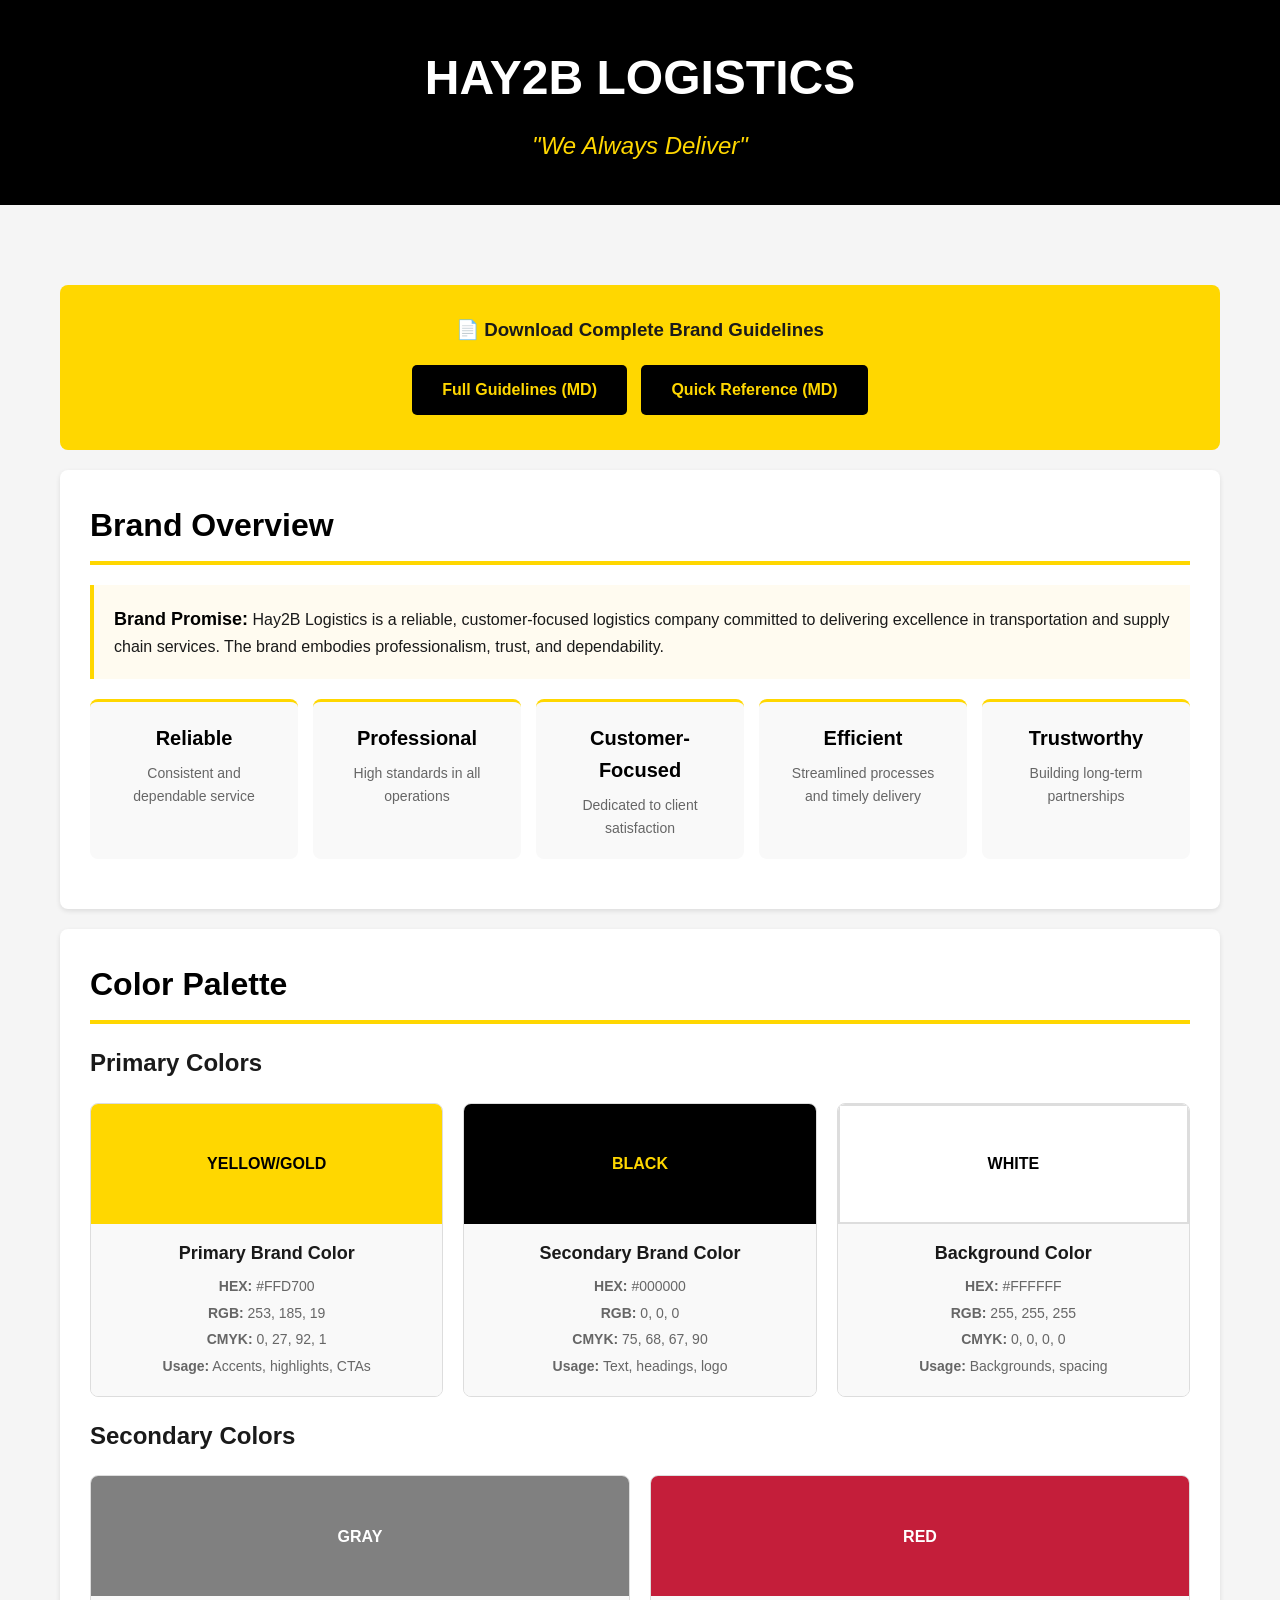
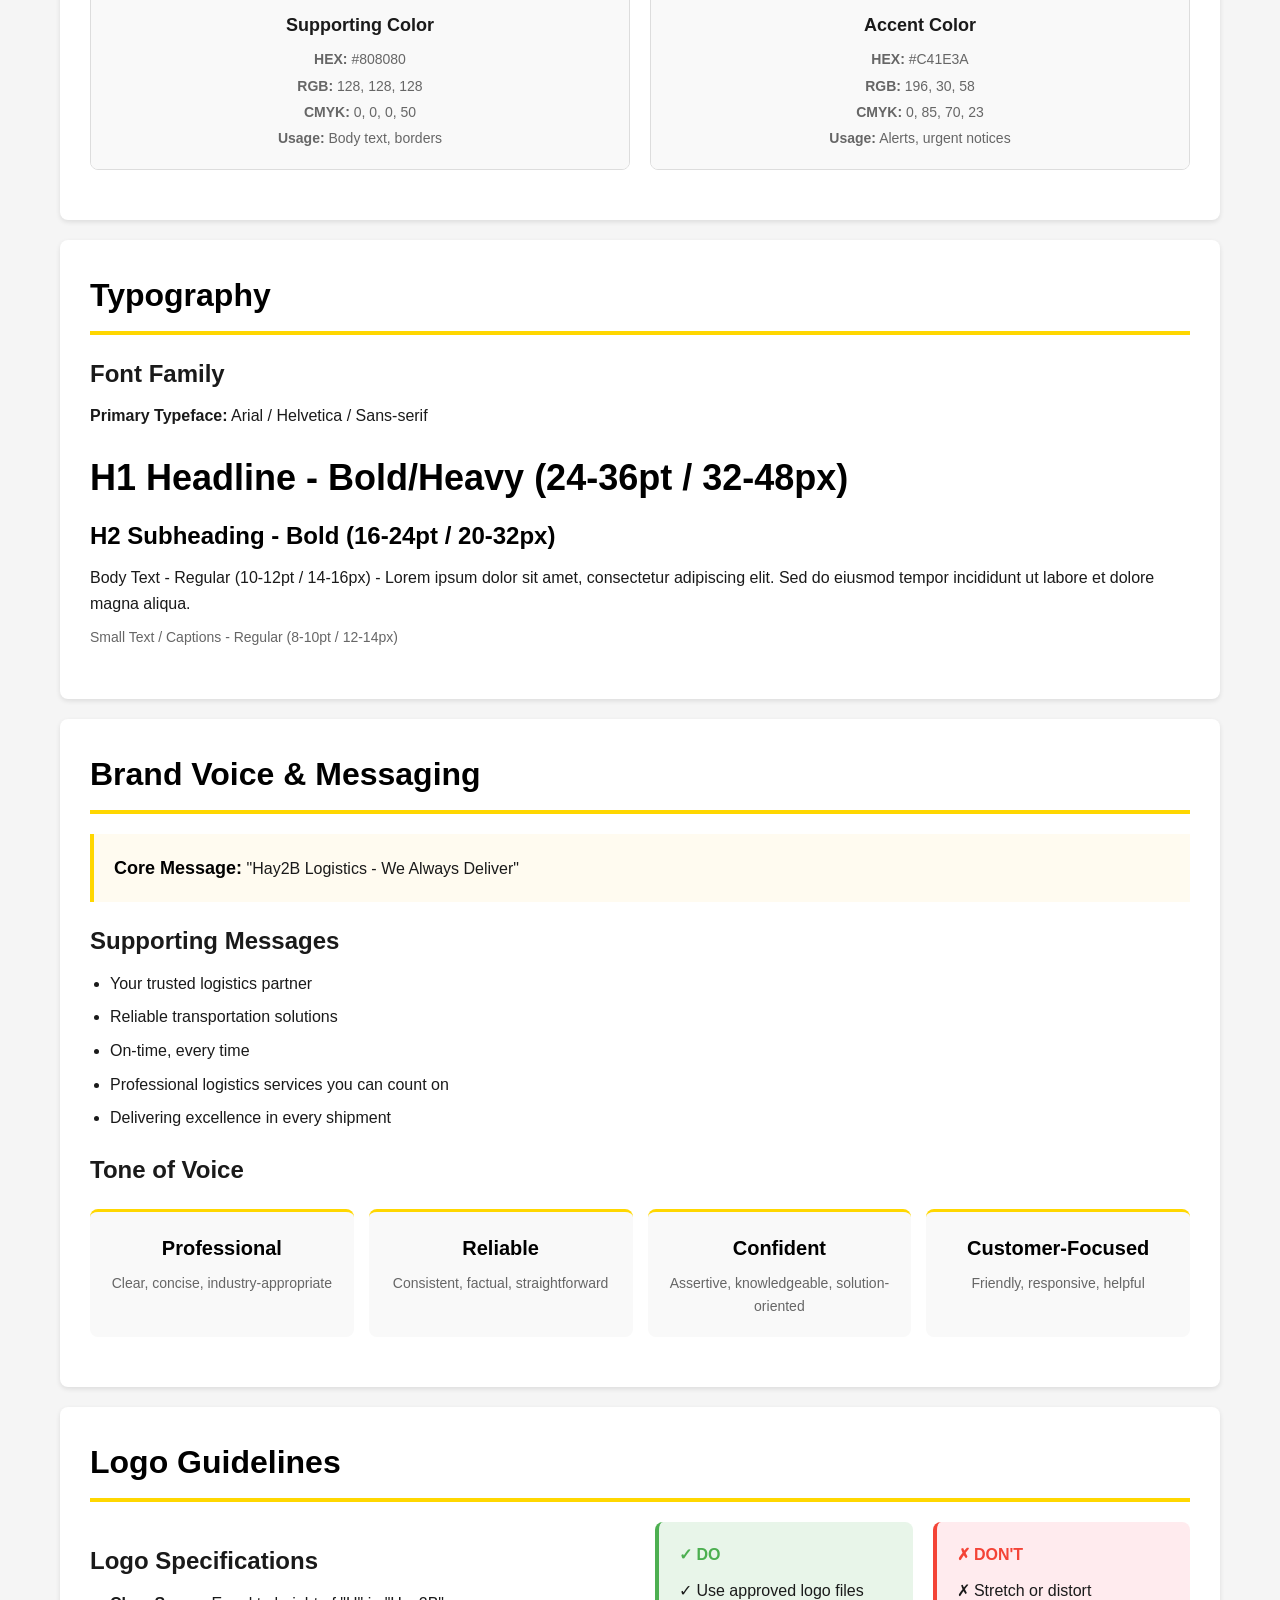
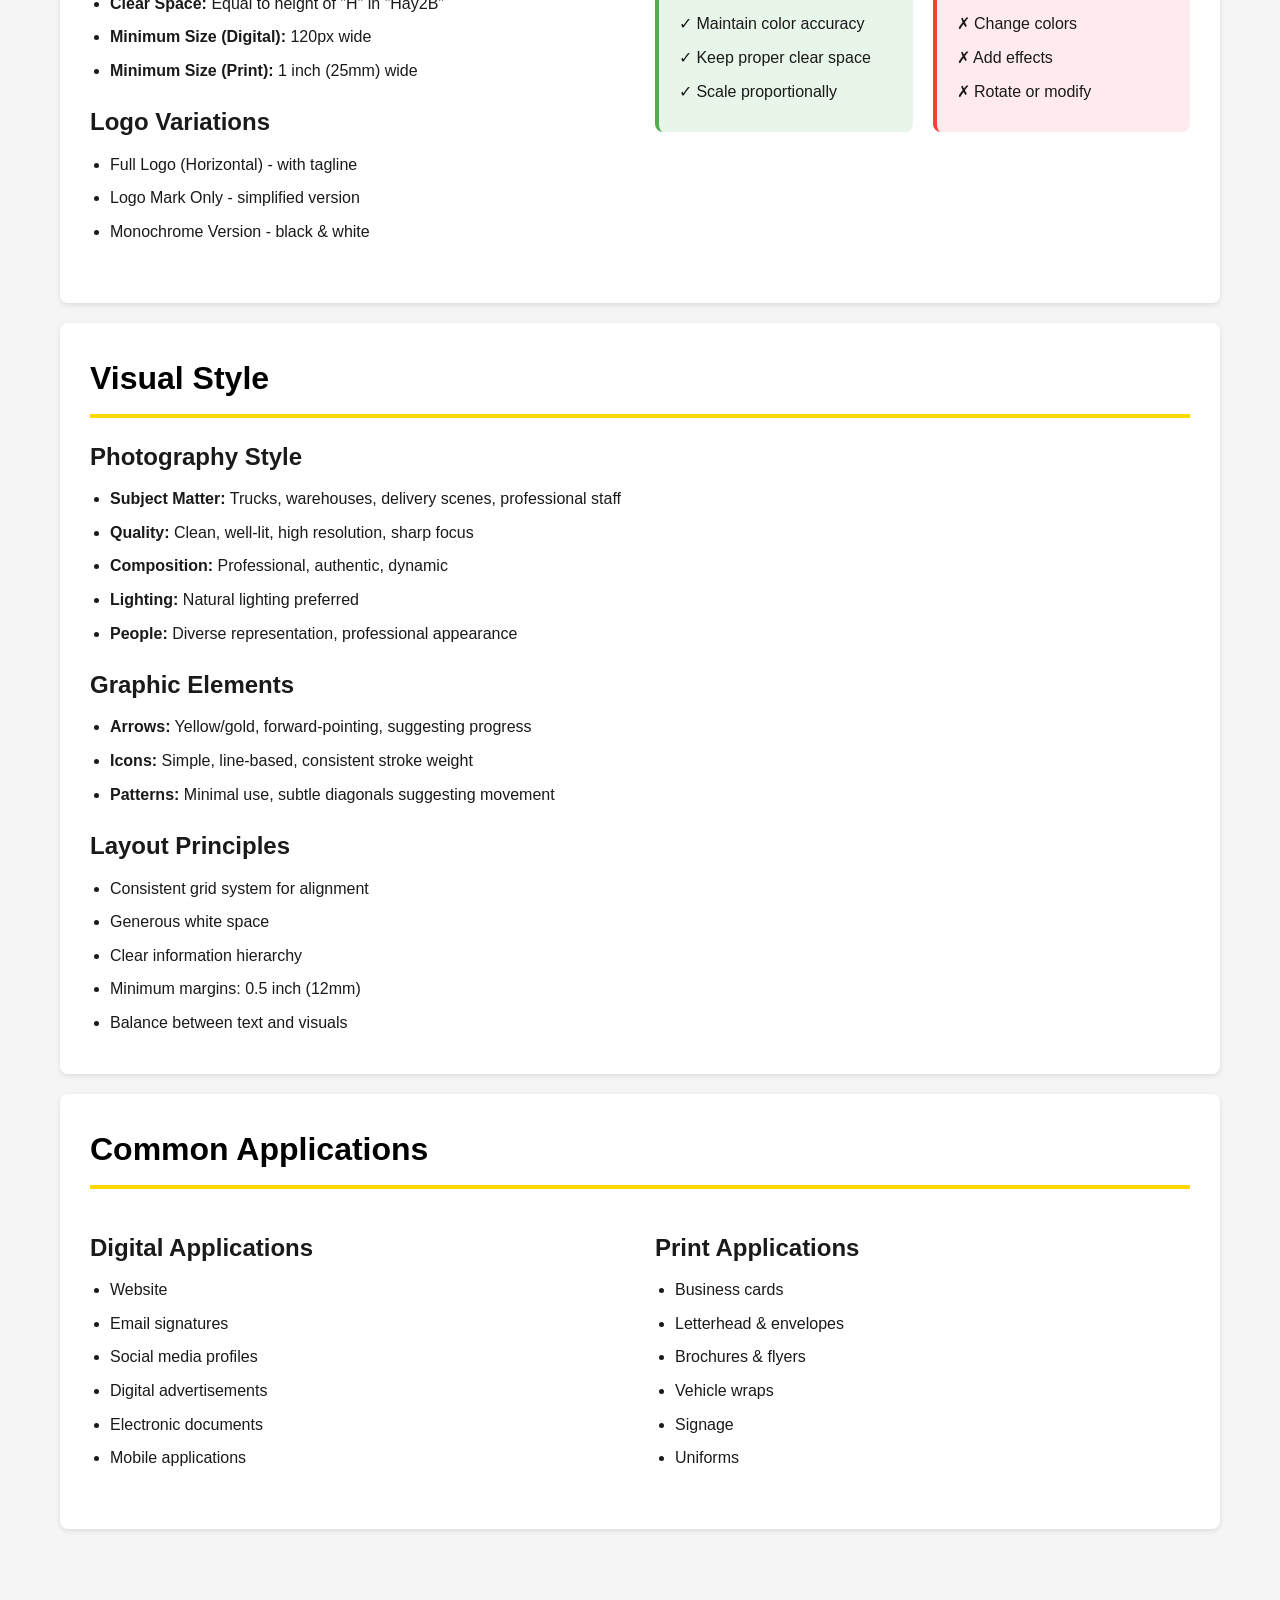
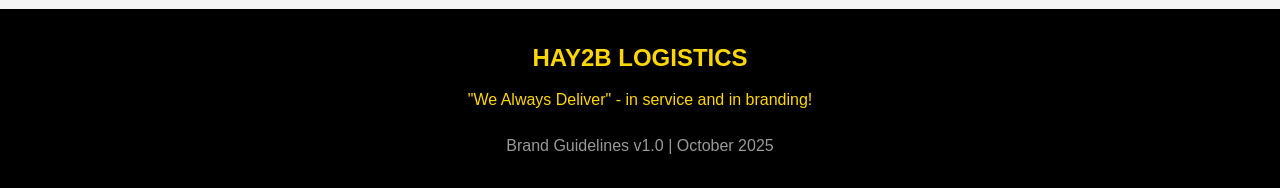
<file: index.html>
<!DOCTYPE html>
<html lang="en">
<head>
    <meta charset="UTF-8">
    <meta name="viewport" content="width=device-width, initial-scale=1.0">
    <title>Hay2B Logistics - Brand Guidelines</title>
    <style>
        * {
            margin: 0;
            padding: 0;
            box-sizing: border-box;
        }
        
        body {
            font-family: Arial, Helvetica, sans-serif;
            line-height: 1.6;
            color: #1a1a1a;
            background: #f5f5f5;
        }
        
        .container {
            max-width: 1200px;
            margin: 0 auto;
            padding: 20px;
        }
        
        header {
            background: #000;
            color: #fff;
            padding: 40px 20px;
            text-align: center;
            margin-bottom: 40px;
        }
        
        header h1 {
            font-size: 48px;
            font-weight: bold;
            margin-bottom: 10px;
        }
        
        .tagline {
            color: #FFD700;
            font-size: 24px;
            font-style: italic;
        }
        
        .section {
            background: #fff;
            padding: 30px;
            margin-bottom: 20px;
            border-radius: 8px;
            box-shadow: 0 2px 5px rgba(0,0,0,0.1);
        }
        
        .section h2 {
            color: #000;
            border-bottom: 4px solid #FFD700;
            padding-bottom: 10px;
            margin-bottom: 20px;
            font-size: 32px;
        }
        
        .section h3 {
            color: #1a1a1a;
            margin-top: 20px;
            margin-bottom: 10px;
            font-size: 24px;
        }
        
        .color-palette {
            display: grid;
            grid-template-columns: repeat(auto-fit, minmax(200px, 1fr));
            gap: 20px;
            margin: 20px 0;
        }
        
        .color-box {
            border: 1px solid #ddd;
            border-radius: 8px;
            overflow: hidden;
            text-align: center;
        }
        
        .color-sample {
            height: 120px;
            display: flex;
            align-items: center;
            justify-content: center;
            font-weight: bold;
        }
        
        .color-yellow {
            background: #FFD700;
            color: #000;
        }
        
        .color-black {
            background: #000;
            color: #FFD700;
        }
        
        .color-white {
            background: #fff;
            color: #000;
            border: 2px solid #ddd;
        }
        
        .color-gray {
            background: #808080;
            color: #fff;
        }
        
        .color-red {
            background: #C41E3A;
            color: #fff;
        }
        
        .color-info {
            padding: 15px;
            background: #f9f9f9;
        }
        
        .color-info h4 {
            margin-bottom: 8px;
            font-size: 18px;
        }
        
        .color-info p {
            font-size: 14px;
            margin: 4px 0;
            color: #666;
        }
        
        .typography-demo {
            margin: 20px 0;
        }
        
        .type-h1 {
            font-size: 36px;
            font-weight: bold;
            color: #000;
            margin: 10px 0;
        }
        
        .type-h2 {
            font-size: 24px;
            font-weight: bold;
            color: #000;
            margin: 10px 0;
        }
        
        .type-body {
            font-size: 16px;
            font-weight: normal;
            color: #1a1a1a;
            margin: 10px 0;
        }
        
        .type-small {
            font-size: 14px;
            font-weight: normal;
            color: #666;
            margin: 10px 0;
        }
        
        .grid-2 {
            display: grid;
            grid-template-columns: 1fr 1fr;
            gap: 30px;
            margin: 20px 0;
        }
        
        .dos-donts {
            display: grid;
            grid-template-columns: 1fr 1fr;
            gap: 20px;
        }
        
        .do, .dont {
            padding: 20px;
            border-radius: 8px;
        }
        
        .do {
            background: #e8f5e9;
            border-left: 4px solid #4caf50;
        }
        
        .dont {
            background: #ffebee;
            border-left: 4px solid #f44336;
        }
        
        .do h4 {
            color: #4caf50;
            margin-bottom: 10px;
        }
        
        .dont h4 {
            color: #f44336;
            margin-bottom: 10px;
        }
        
        ul {
            margin-left: 20px;
            margin-top: 10px;
        }
        
        li {
            margin: 8px 0;
        }
        
        .message-box {
            background: #fffbf0;
            border-left: 4px solid #FFD700;
            padding: 20px;
            margin: 20px 0;
        }
        
        .message-box strong {
            color: #000;
            font-size: 18px;
        }
        
        .personality-grid {
            display: grid;
            grid-template-columns: repeat(auto-fit, minmax(200px, 1fr));
            gap: 15px;
            margin: 20px 0;
        }
        
        .personality-item {
            background: #f9f9f9;
            padding: 20px;
            border-radius: 8px;
            border-top: 3px solid #FFD700;
            text-align: center;
        }
        
        .personality-item h4 {
            color: #000;
            margin-bottom: 8px;
            font-size: 20px;
        }
        
        .personality-item p {
            color: #666;
            font-size: 14px;
        }
        
        footer {
            background: #000;
            color: #fff;
            text-align: center;
            padding: 30px 20px;
            margin-top: 40px;
        }
        
        footer p {
            color: #FFD700;
        }
        
        .download-section {
            background: #FFD700;
            padding: 30px;
            border-radius: 8px;
            text-align: center;
            margin: 20px 0;
        }
        
        .download-section h3 {
            margin-bottom: 15px;
        }
        
        .download-section a {
            display: inline-block;
            background: #000;
            color: #FFD700;
            padding: 12px 30px;
            text-decoration: none;
            border-radius: 5px;
            margin: 5px;
            font-weight: bold;
            transition: transform 0.2s;
        }
        
        .download-section a:hover {
            transform: scale(1.05);
        }
        
        @media (max-width: 768px) {
            .grid-2, .dos-donts {
                grid-template-columns: 1fr;
            }
            
            header h1 {
                font-size: 32px;
            }
            
            .tagline {
                font-size: 18px;
            }
        }
    </style>
</head>
<body>
    <header>
        <h1>HAY2B LOGISTICS</h1>
        <p class="tagline">"We Always Deliver"</p>
    </header>

    <div class="container">
        <div class="download-section">
            <h3>📄 Download Complete Brand Guidelines</h3>
            <a href="HAY2B_BRAND_GUIDELINES.md" download>Full Guidelines (MD)</a>
            <a href="HAY2B_QUICK_REFERENCE.md" download>Quick Reference (MD)</a>
        </div>

        <!-- Brand Overview -->
        <div class="section">
            <h2>Brand Overview</h2>
            <div class="message-box">
                <strong>Brand Promise:</strong> Hay2B Logistics is a reliable, customer-focused logistics company committed to delivering excellence in transportation and supply chain services. The brand embodies professionalism, trust, and dependability.
            </div>
            
            <div class="personality-grid">
                <div class="personality-item">
                    <h4>Reliable</h4>
                    <p>Consistent and dependable service</p>
                </div>
                <div class="personality-item">
                    <h4>Professional</h4>
                    <p>High standards in all operations</p>
                </div>
                <div class="personality-item">
                    <h4>Customer-Focused</h4>
                    <p>Dedicated to client satisfaction</p>
                </div>
                <div class="personality-item">
                    <h4>Efficient</h4>
                    <p>Streamlined processes and timely delivery</p>
                </div>
                <div class="personality-item">
                    <h4>Trustworthy</h4>
                    <p>Building long-term partnerships</p>
                </div>
            </div>
        </div>

        <!-- Color Palette -->
        <div class="section">
            <h2>Color Palette</h2>
            
            <h3>Primary Colors</h3>
            <div class="color-palette">
                <div class="color-box">
                    <div class="color-sample color-yellow">YELLOW/GOLD</div>
                    <div class="color-info">
                        <h4>Primary Brand Color</h4>
                        <p><strong>HEX:</strong> #FFD700</p>
                        <p><strong>RGB:</strong> 253, 185, 19</p>
                        <p><strong>CMYK:</strong> 0, 27, 92, 1</p>
                        <p><strong>Usage:</strong> Accents, highlights, CTAs</p>
                    </div>
                </div>
                
                <div class="color-box">
                    <div class="color-sample color-black">BLACK</div>
                    <div class="color-info">
                        <h4>Secondary Brand Color</h4>
                        <p><strong>HEX:</strong> #000000</p>
                        <p><strong>RGB:</strong> 0, 0, 0</p>
                        <p><strong>CMYK:</strong> 75, 68, 67, 90</p>
                        <p><strong>Usage:</strong> Text, headings, logo</p>
                    </div>
                </div>
                
                <div class="color-box">
                    <div class="color-sample color-white">WHITE</div>
                    <div class="color-info">
                        <h4>Background Color</h4>
                        <p><strong>HEX:</strong> #FFFFFF</p>
                        <p><strong>RGB:</strong> 255, 255, 255</p>
                        <p><strong>CMYK:</strong> 0, 0, 0, 0</p>
                        <p><strong>Usage:</strong> Backgrounds, spacing</p>
                    </div>
                </div>
            </div>
            
            <h3>Secondary Colors</h3>
            <div class="color-palette">
                <div class="color-box">
                    <div class="color-sample color-gray">GRAY</div>
                    <div class="color-info">
                        <h4>Supporting Color</h4>
                        <p><strong>HEX:</strong> #808080</p>
                        <p><strong>RGB:</strong> 128, 128, 128</p>
                        <p><strong>CMYK:</strong> 0, 0, 0, 50</p>
                        <p><strong>Usage:</strong> Body text, borders</p>
                    </div>
                </div>
                
                <div class="color-box">
                    <div class="color-sample color-red">RED</div>
                    <div class="color-info">
                        <h4>Accent Color</h4>
                        <p><strong>HEX:</strong> #C41E3A</p>
                        <p><strong>RGB:</strong> 196, 30, 58</p>
                        <p><strong>CMYK:</strong> 0, 85, 70, 23</p>
                        <p><strong>Usage:</strong> Alerts, urgent notices</p>
                    </div>
                </div>
            </div>
        </div>

        <!-- Typography -->
        <div class="section">
            <h2>Typography</h2>
            <h3>Font Family</h3>
            <p><strong>Primary Typeface:</strong> Arial / Helvetica / Sans-serif</p>
            
            <div class="typography-demo">
                <div class="type-h1">H1 Headline - Bold/Heavy (24-36pt / 32-48px)</div>
                <div class="type-h2">H2 Subheading - Bold (16-24pt / 20-32px)</div>
                <div class="type-body">Body Text - Regular (10-12pt / 14-16px) - Lorem ipsum dolor sit amet, consectetur adipiscing elit. Sed do eiusmod tempor incididunt ut labore et dolore magna aliqua.</div>
                <div class="type-small">Small Text / Captions - Regular (8-10pt / 12-14px)</div>
            </div>
        </div>

        <!-- Brand Voice -->
        <div class="section">
            <h2>Brand Voice & Messaging</h2>
            
            <div class="message-box">
                <strong>Core Message:</strong> "Hay2B Logistics - We Always Deliver"
            </div>
            
            <h3>Supporting Messages</h3>
            <ul>
                <li>Your trusted logistics partner</li>
                <li>Reliable transportation solutions</li>
                <li>On-time, every time</li>
                <li>Professional logistics services you can count on</li>
                <li>Delivering excellence in every shipment</li>
            </ul>
            
            <h3>Tone of Voice</h3>
            <div class="personality-grid">
                <div class="personality-item">
                    <h4>Professional</h4>
                    <p>Clear, concise, industry-appropriate</p>
                </div>
                <div class="personality-item">
                    <h4>Reliable</h4>
                    <p>Consistent, factual, straightforward</p>
                </div>
                <div class="personality-item">
                    <h4>Confident</h4>
                    <p>Assertive, knowledgeable, solution-oriented</p>
                </div>
                <div class="personality-item">
                    <h4>Customer-Focused</h4>
                    <p>Friendly, responsive, helpful</p>
                </div>
            </div>
        </div>

        <!-- Logo Guidelines -->
        <div class="section">
            <h2>Logo Guidelines</h2>
            
            <div class="grid-2">
                <div>
                    <h3>Logo Specifications</h3>
                    <ul>
                        <li><strong>Clear Space:</strong> Equal to height of "H" in "Hay2B"</li>
                        <li><strong>Minimum Size (Digital):</strong> 120px wide</li>
                        <li><strong>Minimum Size (Print):</strong> 1 inch (25mm) wide</li>
                    </ul>
                    
                    <h3>Logo Variations</h3>
                    <ul>
                        <li>Full Logo (Horizontal) - with tagline</li>
                        <li>Logo Mark Only - simplified version</li>
                        <li>Monochrome Version - black & white</li>
                    </ul>
                </div>
                
                <div>
                    <div class="dos-donts">
                        <div class="do">
                            <h4>✓ DO</h4>
                            <ul style="list-style: none; margin-left: 0;">
                                <li>✓ Use approved logo files</li>
                                <li>✓ Maintain color accuracy</li>
                                <li>✓ Keep proper clear space</li>
                                <li>✓ Scale proportionally</li>
                            </ul>
                        </div>
                        
                        <div class="dont">
                            <h4>✗ DON'T</h4>
                            <ul style="list-style: none; margin-left: 0;">
                                <li>✗ Stretch or distort</li>
                                <li>✗ Change colors</li>
                                <li>✗ Add effects</li>
                                <li>✗ Rotate or modify</li>
                            </ul>
                        </div>
                    </div>
                </div>
            </div>
        </div>

        <!-- Visual Style -->
        <div class="section">
            <h2>Visual Style</h2>
            
            <h3>Photography Style</h3>
            <ul>
                <li><strong>Subject Matter:</strong> Trucks, warehouses, delivery scenes, professional staff</li>
                <li><strong>Quality:</strong> Clean, well-lit, high resolution, sharp focus</li>
                <li><strong>Composition:</strong> Professional, authentic, dynamic</li>
                <li><strong>Lighting:</strong> Natural lighting preferred</li>
                <li><strong>People:</strong> Diverse representation, professional appearance</li>
            </ul>
            
            <h3>Graphic Elements</h3>
            <ul>
                <li><strong>Arrows:</strong> Yellow/gold, forward-pointing, suggesting progress</li>
                <li><strong>Icons:</strong> Simple, line-based, consistent stroke weight</li>
                <li><strong>Patterns:</strong> Minimal use, subtle diagonals suggesting movement</li>
            </ul>
            
            <h3>Layout Principles</h3>
            <ul>
                <li>Consistent grid system for alignment</li>
                <li>Generous white space</li>
                <li>Clear information hierarchy</li>
                <li>Minimum margins: 0.5 inch (12mm)</li>
                <li>Balance between text and visuals</li>
            </ul>
        </div>

        <!-- Applications -->
        <div class="section">
            <h2>Common Applications</h2>
            
            <div class="grid-2">
                <div>
                    <h3>Digital Applications</h3>
                    <ul>
                        <li>Website</li>
                        <li>Email signatures</li>
                        <li>Social media profiles</li>
                        <li>Digital advertisements</li>
                        <li>Electronic documents</li>
                        <li>Mobile applications</li>
                    </ul>
                </div>
                
                <div>
                    <h3>Print Applications</h3>
                    <ul>
                        <li>Business cards</li>
                        <li>Letterhead & envelopes</li>
                        <li>Brochures & flyers</li>
                        <li>Vehicle wraps</li>
                        <li>Signage</li>
                        <li>Uniforms</li>
                    </ul>
                </div>
            </div>
        </div>
    </div>

    <footer>
        <h2 style="color: #FFD700; margin-bottom: 10px;">HAY2B LOGISTICS</h2>
        <p>"We Always Deliver" - in service and in branding!</p>
        <p style="margin-top: 20px; color: #999;">Brand Guidelines v1.0 | October 2025</p>
    </footer>
</body>
</html>
</file>
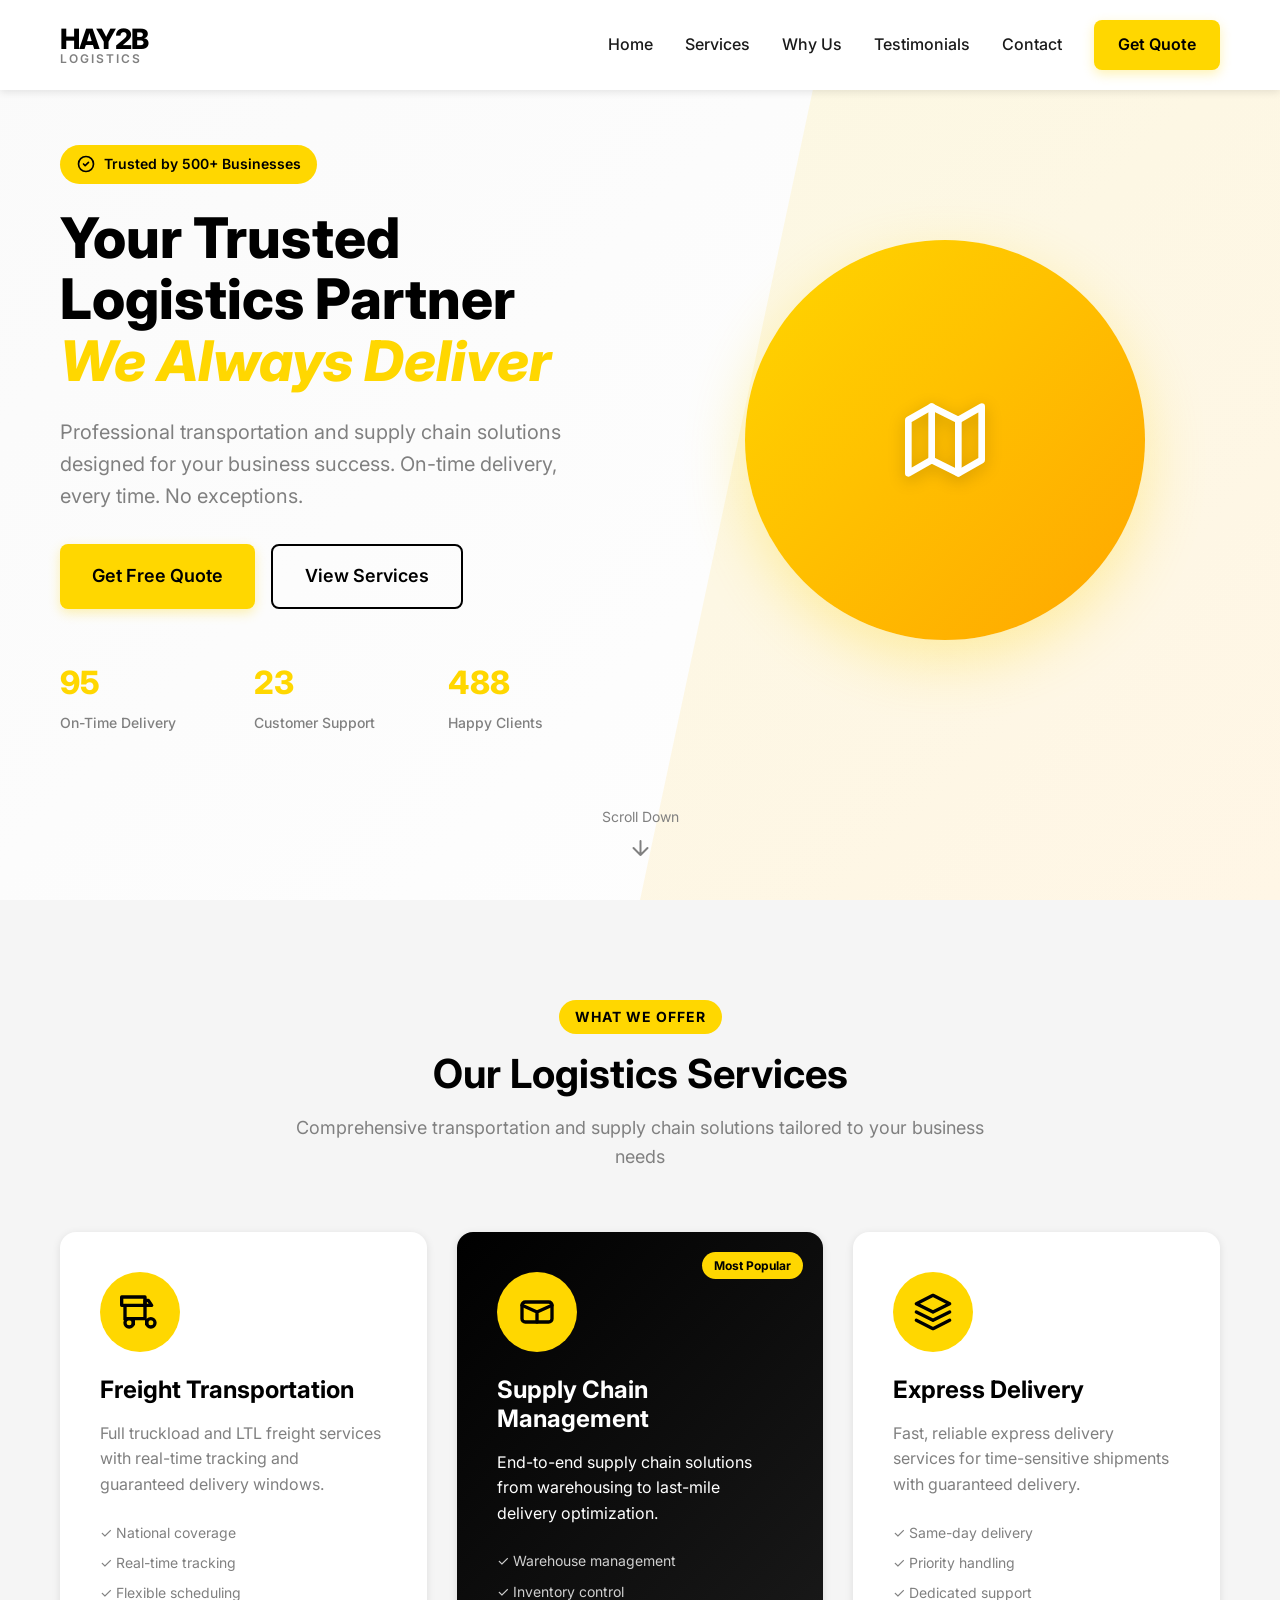
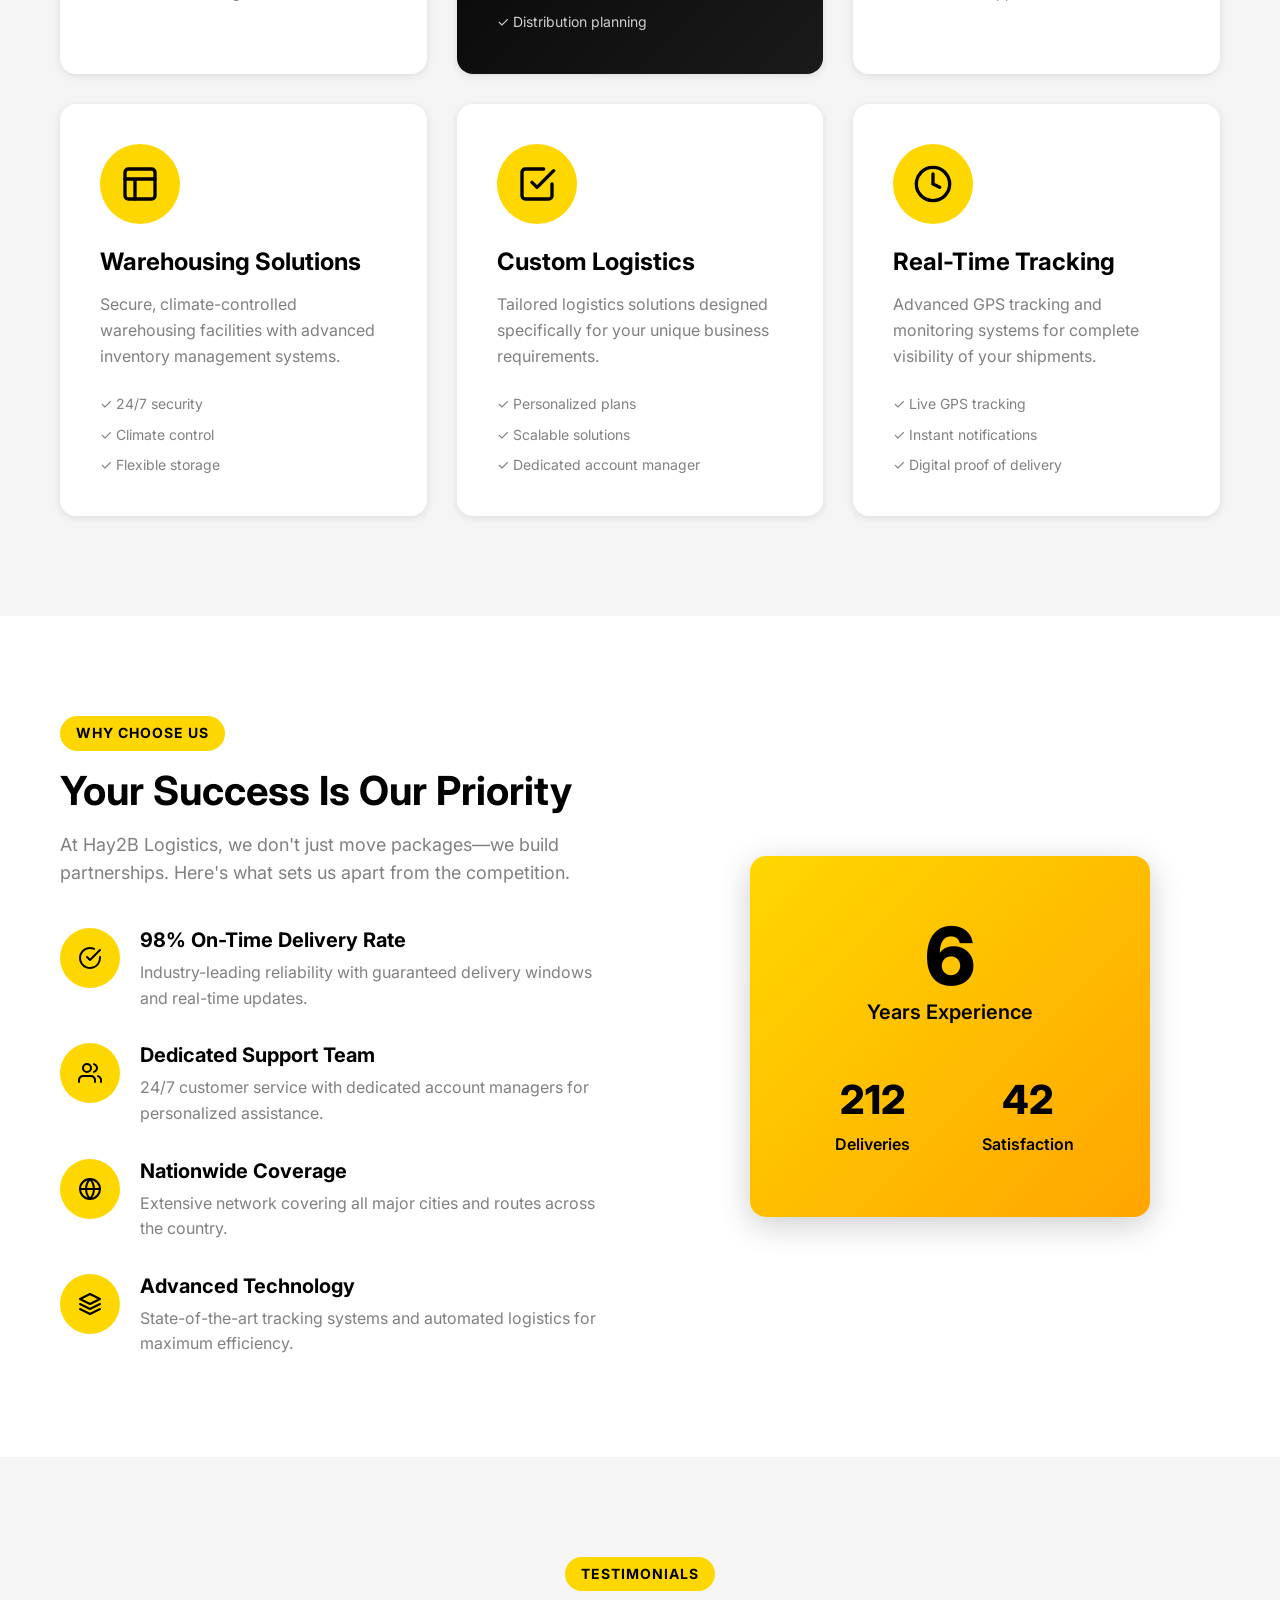
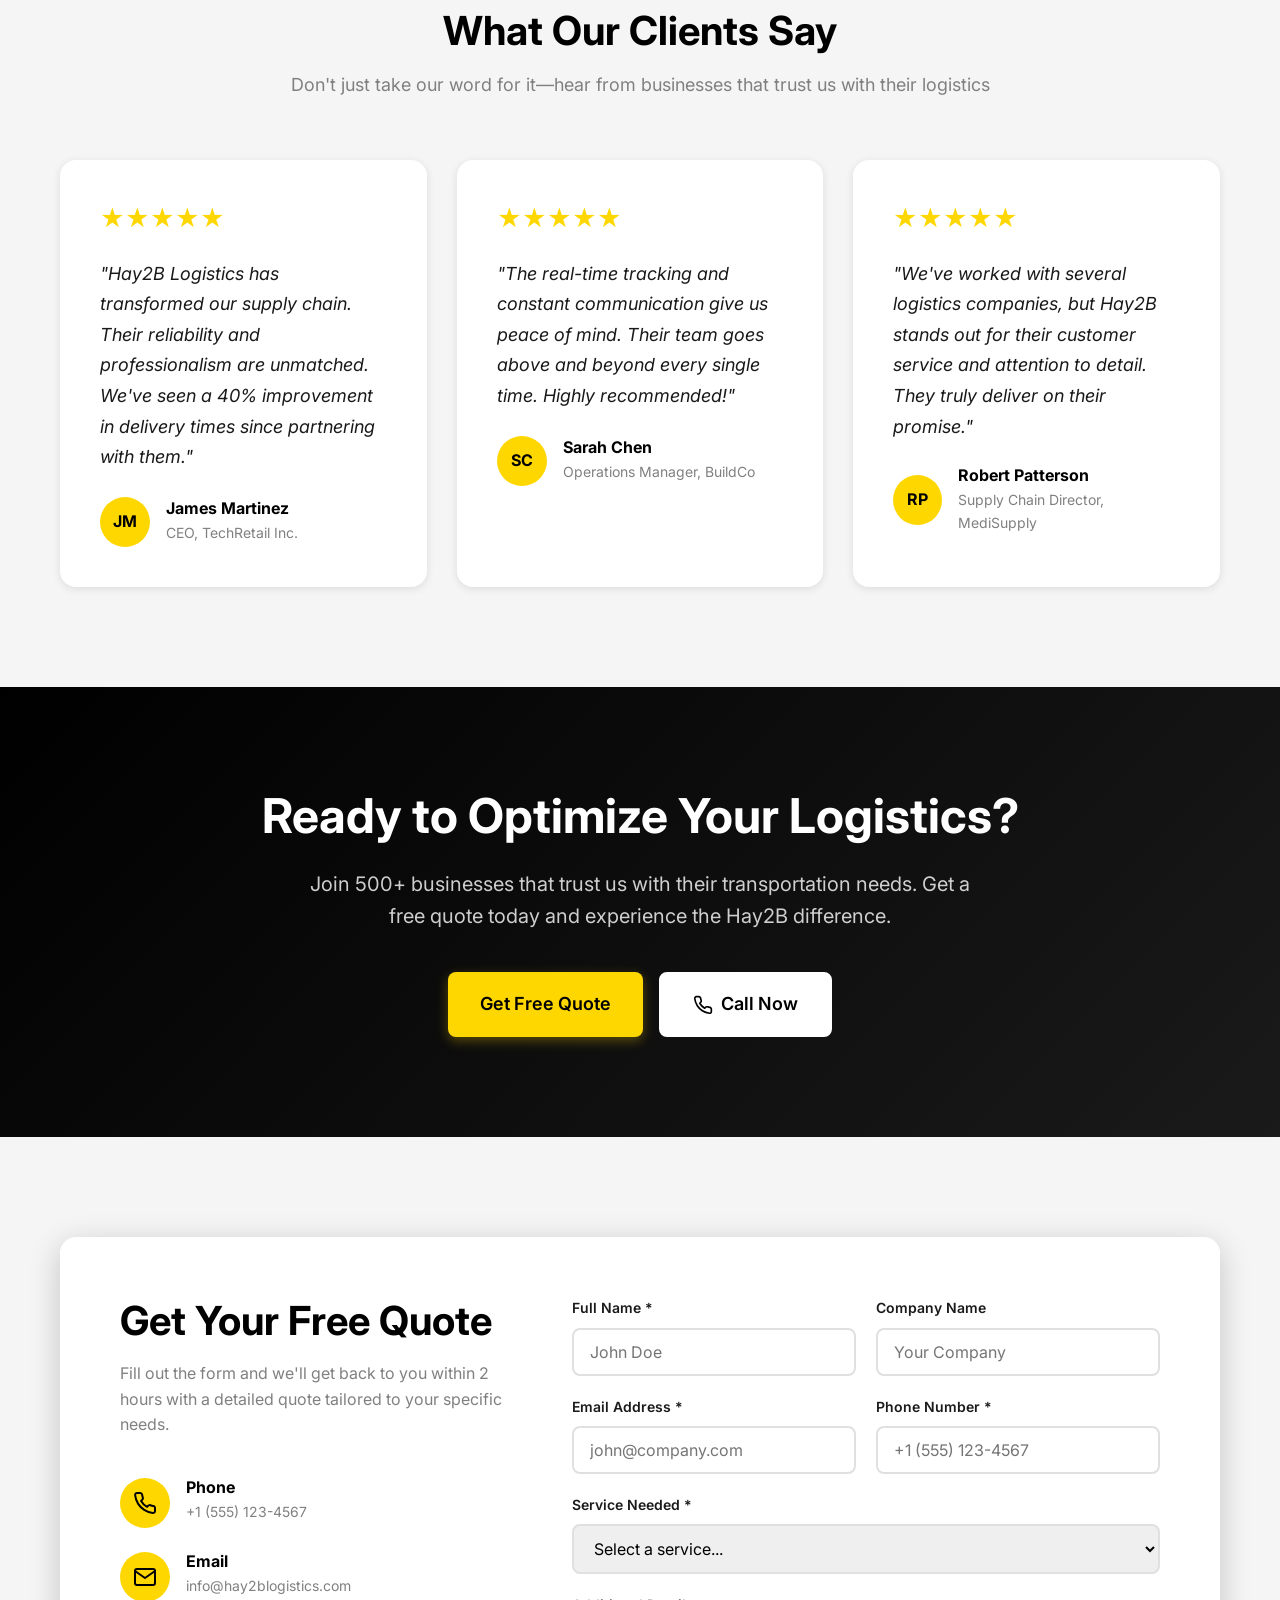
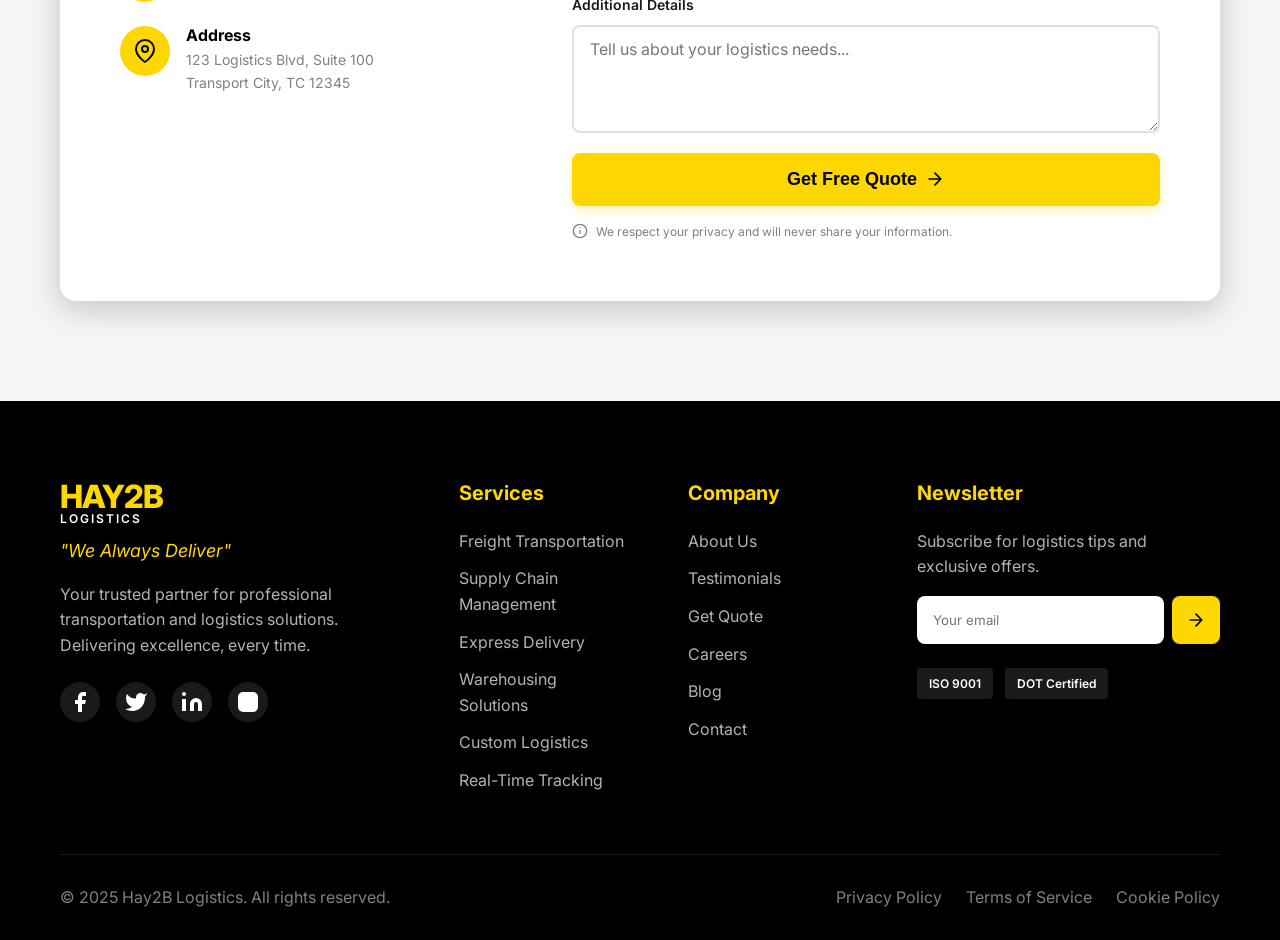
<file: landing.html>
<!DOCTYPE html>
<html lang="en">
<head>
    <meta charset="UTF-8">
    <meta name="viewport" content="width=device-width, initial-scale=1.0">
    <meta name="description" content="Hay2B Logistics - Professional transportation and logistics services. We always deliver on time, every time.">
    <meta name="keywords" content="logistics, transportation, delivery, freight, shipping">
    <title>Hay2B Logistics - We Always Deliver</title>
    <link rel="preconnect" href="https://fonts.googleapis.com">
    <link rel="preconnect" href="https://fonts.gstatic.com" crossorigin>
    <link href="https://fonts.googleapis.com/css2?family=Inter:wght@300;400;600;700;800&display=swap" rel="stylesheet">
    <link rel="stylesheet" href="landing-styles.css">
</head>
<body>
    <!-- Navigation -->
    <nav class="navbar" id="navbar">
        <div class="container nav-container">
            <div class="logo">
                <span class="logo-main">HAY2B</span>
                <span class="logo-sub">LOGISTICS</span>
            </div>
            <ul class="nav-menu" id="navMenu">
                <li><a href="#home" class="nav-link">Home</a></li>
                <li><a href="#services" class="nav-link">Services</a></li>
                <li><a href="#why-us" class="nav-link">Why Us</a></li>
                <li><a href="#testimonials" class="nav-link">Testimonials</a></li>
                <li><a href="#contact" class="nav-link">Contact</a></li>
                <li><a href="#quote" class="btn btn-primary">Get Quote</a></li>
            </ul>
            <div class="hamburger" id="hamburger">
                <span></span>
                <span></span>
                <span></span>
            </div>
        </div>
    </nav>

    <!-- Hero Section -->
    <section class="hero" id="home">
        <div class="hero-background"></div>
        <div class="container hero-container">
            <div class="hero-content">
                <div class="hero-badge">
                    <svg width="20" height="20" viewBox="0 0 24 24" fill="none" xmlns="http://www.w3.org/2000/svg">
                        <path d="M9 12L11 14L15 10M21 12C21 16.9706 16.9706 21 12 21C7.02944 21 3 16.9706 3 12C3 7.02944 7.02944 3 12 3C16.9706 3 21 7.02944 21 12Z" stroke="currentColor" stroke-width="2" stroke-linecap="round" stroke-linejoin="round"/>
                    </svg>
                    <span>Trusted by 500+ Businesses</span>
                </div>
                <h1 class="hero-title">
                    Your Trusted Logistics Partner
                    <span class="highlight">We Always Deliver</span>
                </h1>
                <p class="hero-description">
                    Professional transportation and supply chain solutions designed for your business success. 
                    On-time delivery, every time. No exceptions.
                </p>
                <div class="hero-cta">
                    <a href="#quote" class="btn btn-primary btn-lg">Get Free Quote</a>
                    <a href="#services" class="btn btn-secondary btn-lg">View Services</a>
                </div>
                <div class="hero-stats">
                    <div class="stat">
                        <span class="stat-number">98%</span>
                        <span class="stat-label">On-Time Delivery</span>
                    </div>
                    <div class="stat">
                        <span class="stat-number">24/7</span>
                        <span class="stat-label">Customer Support</span>
                    </div>
                    <div class="stat">
                        <span class="stat-number">500+</span>
                        <span class="stat-label">Happy Clients</span>
                    </div>
                </div>
            </div>
            <div class="hero-image">
                <div class="hero-card">
                    <svg class="hero-icon" width="80" height="80" viewBox="0 0 24 24" fill="none" xmlns="http://www.w3.org/2000/svg">
                        <path d="M1 6V22L8 18L16 22L23 18V2L16 6L8 2L1 6Z" stroke="currentColor" stroke-width="2" stroke-linecap="round" stroke-linejoin="round"/>
                        <path d="M8 2V18M16 6V22" stroke="currentColor" stroke-width="2" stroke-linecap="round" stroke-linejoin="round"/>
                    </svg>
                </div>
            </div>
        </div>
        <div class="scroll-indicator">
            <span>Scroll Down</span>
            <svg width="24" height="24" viewBox="0 0 24 24" fill="none" xmlns="http://www.w3.org/2000/svg">
                <path d="M12 5V19M12 19L19 12M12 19L5 12" stroke="currentColor" stroke-width="2" stroke-linecap="round" stroke-linejoin="round"/>
            </svg>
        </div>
    </section>

    <!-- Services Section -->
    <section class="services" id="services">
        <div class="container">
            <div class="section-header">
                <span class="section-badge">What We Offer</span>
                <h2 class="section-title">Our Logistics Services</h2>
                <p class="section-description">
                    Comprehensive transportation and supply chain solutions tailored to your business needs
                </p>
            </div>
            <div class="services-grid">
                <div class="service-card">
                    <div class="service-icon">
                        <svg width="40" height="40" viewBox="0 0 24 24" fill="none" xmlns="http://www.w3.org/2000/svg">
                            <path d="M1 3H15V8H1V3Z" stroke="currentColor" stroke-width="2" stroke-linecap="round" stroke-linejoin="round"/>
                            <path d="M15 5H17L19 8H15V5Z" stroke="currentColor" stroke-width="2" stroke-linecap="round" stroke-linejoin="round"/>
                            <circle cx="5.5" cy="18.5" r="2.5" stroke="currentColor" stroke-width="2"/>
                            <circle cx="18.5" cy="18.5" r="2.5" stroke="currentColor" stroke-width="2"/>
                            <path d="M15 8V16H3V8M8 16V20M16 16V20" stroke="currentColor" stroke-width="2"/>
                        </svg>
                    </div>
                    <h3 class="service-title">Freight Transportation</h3>
                    <p class="service-description">
                        Full truckload and LTL freight services with real-time tracking and guaranteed delivery windows.
                    </p>
                    <ul class="service-features">
                        <li>✓ National coverage</li>
                        <li>✓ Real-time tracking</li>
                        <li>✓ Flexible scheduling</li>
                    </ul>
                </div>

                <div class="service-card featured">
                    <div class="featured-badge">Most Popular</div>
                    <div class="service-icon">
                        <svg width="40" height="40" viewBox="0 0 24 24" fill="none" xmlns="http://www.w3.org/2000/svg">
                            <path d="M21 16V8C21 6.89543 20.1046 6 19 6H5C3.89543 6 3 6.89543 3 8V16C3 17.1046 3.89543 18 5 18H19C20.1046 18 21 17.1046 21 16Z" stroke="currentColor" stroke-width="2"/>
                            <path d="M12 12L3 8M12 12L21 8M12 12V18" stroke="currentColor" stroke-width="2" stroke-linecap="round" stroke-linejoin="round"/>
                        </svg>
                    </div>
                    <h3 class="service-title">Supply Chain Management</h3>
                    <p class="service-description">
                        End-to-end supply chain solutions from warehousing to last-mile delivery optimization.
                    </p>
                    <ul class="service-features">
                        <li>✓ Warehouse management</li>
                        <li>✓ Inventory control</li>
                        <li>✓ Distribution planning</li>
                    </ul>
                </div>

                <div class="service-card">
                    <div class="service-icon">
                        <svg width="40" height="40" viewBox="0 0 24 24" fill="none" xmlns="http://www.w3.org/2000/svg">
                            <path d="M12 2L2 7L12 12L22 7L12 2Z" stroke="currentColor" stroke-width="2" stroke-linecap="round" stroke-linejoin="round"/>
                            <path d="M2 17L12 22L22 17" stroke="currentColor" stroke-width="2" stroke-linecap="round" stroke-linejoin="round"/>
                            <path d="M2 12L12 17L22 12" stroke="currentColor" stroke-width="2" stroke-linecap="round" stroke-linejoin="round"/>
                        </svg>
                    </div>
                    <h3 class="service-title">Express Delivery</h3>
                    <p class="service-description">
                        Fast, reliable express delivery services for time-sensitive shipments with guaranteed delivery.
                    </p>
                    <ul class="service-features">
                        <li>✓ Same-day delivery</li>
                        <li>✓ Priority handling</li>
                        <li>✓ Dedicated support</li>
                    </ul>
                </div>

                <div class="service-card">
                    <div class="service-icon">
                        <svg width="40" height="40" viewBox="0 0 24 24" fill="none" xmlns="http://www.w3.org/2000/svg">
                            <rect x="3" y="3" width="18" height="18" rx="2" stroke="currentColor" stroke-width="2"/>
                            <path d="M3 9H21M9 21V9" stroke="currentColor" stroke-width="2" stroke-linecap="round"/>
                        </svg>
                    </div>
                    <h3 class="service-title">Warehousing Solutions</h3>
                    <p class="service-description">
                        Secure, climate-controlled warehousing facilities with advanced inventory management systems.
                    </p>
                    <ul class="service-features">
                        <li>✓ 24/7 security</li>
                        <li>✓ Climate control</li>
                        <li>✓ Flexible storage</li>
                    </ul>
                </div>

                <div class="service-card">
                    <div class="service-icon">
                        <svg width="40" height="40" viewBox="0 0 24 24" fill="none" xmlns="http://www.w3.org/2000/svg">
                            <path d="M9 11L12 14L22 4" stroke="currentColor" stroke-width="2" stroke-linecap="round" stroke-linejoin="round"/>
                            <path d="M21 12V19C21 20.1046 20.1046 21 19 21H5C3.89543 21 3 20.1046 3 19V5C3 3.89543 3.89543 3 5 3H16" stroke="currentColor" stroke-width="2" stroke-linecap="round"/>
                        </svg>
                    </div>
                    <h3 class="service-title">Custom Logistics</h3>
                    <p class="service-description">
                        Tailored logistics solutions designed specifically for your unique business requirements.
                    </p>
                    <ul class="service-features">
                        <li>✓ Personalized plans</li>
                        <li>✓ Scalable solutions</li>
                        <li>✓ Dedicated account manager</li>
                    </ul>
                </div>

                <div class="service-card">
                    <div class="service-icon">
                        <svg width="40" height="40" viewBox="0 0 24 24" fill="none" xmlns="http://www.w3.org/2000/svg">
                            <circle cx="12" cy="12" r="10" stroke="currentColor" stroke-width="2"/>
                            <path d="M12 6V12L16 14" stroke="currentColor" stroke-width="2" stroke-linecap="round"/>
                        </svg>
                    </div>
                    <h3 class="service-title">Real-Time Tracking</h3>
                    <p class="service-description">
                        Advanced GPS tracking and monitoring systems for complete visibility of your shipments.
                    </p>
                    <ul class="service-features">
                        <li>✓ Live GPS tracking</li>
                        <li>✓ Instant notifications</li>
                        <li>✓ Digital proof of delivery</li>
                    </ul>
                </div>
            </div>
        </div>
    </section>

    <!-- Why Choose Us Section -->
    <section class="why-us" id="why-us">
        <div class="container">
            <div class="why-us-content">
                <div class="why-us-text">
                    <span class="section-badge">Why Choose Us</span>
                    <h2 class="section-title">Your Success Is Our Priority</h2>
                    <p class="section-description">
                        At Hay2B Logistics, we don't just move packages—we build partnerships. 
                        Here's what sets us apart from the competition.
                    </p>
                    <div class="features-list">
                        <div class="feature-item">
                            <div class="feature-icon">
                                <svg width="24" height="24" viewBox="0 0 24 24" fill="none" xmlns="http://www.w3.org/2000/svg">
                                    <path d="M22 11.08V12C21.9988 14.1564 21.3005 16.2547 20.0093 17.9818C18.7182 19.7088 16.9033 20.9725 14.8354 21.5839C12.7674 22.1953 10.5573 22.1219 8.53447 21.3746C6.51168 20.6273 4.78465 19.2461 3.61096 17.4371C2.43727 15.628 1.87979 13.4881 2.02168 11.3363C2.16356 9.18455 2.99721 7.13631 4.39828 5.49706C5.79935 3.85781 7.69279 2.71537 9.79619 2.24013C11.8996 1.76489 14.1003 1.98232 16.07 2.86" stroke="currentColor" stroke-width="2" stroke-linecap="round" stroke-linejoin="round"/>
                                    <path d="M22 4L12 14.01L9 11.01" stroke="currentColor" stroke-width="2" stroke-linecap="round" stroke-linejoin="round"/>
                                </svg>
                            </div>
                            <div class="feature-content">
                                <h3>98% On-Time Delivery Rate</h3>
                                <p>Industry-leading reliability with guaranteed delivery windows and real-time updates.</p>
                            </div>
                        </div>

                        <div class="feature-item">
                            <div class="feature-icon">
                                <svg width="24" height="24" viewBox="0 0 24 24" fill="none" xmlns="http://www.w3.org/2000/svg">
                                    <path d="M17 21V19C17 17.9391 16.5786 16.9217 15.8284 16.1716C15.0783 15.4214 14.0609 15 13 15H5C3.93913 15 2.92172 15.4214 2.17157 16.1716C1.42143 16.9217 1 17.9391 1 19V21" stroke="currentColor" stroke-width="2" stroke-linecap="round" stroke-linejoin="round"/>
                                    <circle cx="9" cy="7" r="4" stroke="currentColor" stroke-width="2"/>
                                    <path d="M23 21V19C22.9993 18.1137 22.7044 17.2528 22.1614 16.5523C21.6184 15.8519 20.8581 15.3516 20 15.13" stroke="currentColor" stroke-width="2" stroke-linecap="round" stroke-linejoin="round"/>
                                    <path d="M16 3.13C16.8604 3.35031 17.623 3.85071 18.1676 4.55232C18.7122 5.25392 19.0078 6.11683 19.0078 7.005C19.0078 7.89318 18.7122 8.75608 18.1676 9.45769C17.623 10.1593 16.8604 10.6597 16 10.88" stroke="currentColor" stroke-width="2" stroke-linecap="round" stroke-linejoin="round"/>
                                </svg>
                            </div>
                            <div class="feature-content">
                                <h3>Dedicated Support Team</h3>
                                <p>24/7 customer service with dedicated account managers for personalized assistance.</p>
                            </div>
                        </div>

                        <div class="feature-item">
                            <div class="feature-icon">
                                <svg width="24" height="24" viewBox="0 0 24 24" fill="none" xmlns="http://www.w3.org/2000/svg">
                                    <path d="M12 22C17.5228 22 22 17.5228 22 12C22 6.47715 17.5228 2 12 2C6.47715 2 2 6.47715 2 12C2 17.5228 6.47715 22 12 22Z" stroke="currentColor" stroke-width="2" stroke-linecap="round" stroke-linejoin="round"/>
                                    <path d="M2 12H22" stroke="currentColor" stroke-width="2" stroke-linecap="round" stroke-linejoin="round"/>
                                    <path d="M12 2C14.5013 4.73835 15.9228 8.29203 16 12C15.9228 15.708 14.5013 19.2616 12 22C9.49872 19.2616 8.07725 15.708 8 12C8.07725 8.29203 9.49872 4.73835 12 2Z" stroke="currentColor" stroke-width="2" stroke-linecap="round" stroke-linejoin="round"/>
                                </svg>
                            </div>
                            <div class="feature-content">
                                <h3>Nationwide Coverage</h3>
                                <p>Extensive network covering all major cities and routes across the country.</p>
                            </div>
                        </div>

                        <div class="feature-item">
                            <div class="feature-icon">
                                <svg width="24" height="24" viewBox="0 0 24 24" fill="none" xmlns="http://www.w3.org/2000/svg">
                                    <path d="M12 2L2 7L12 12L22 7L12 2Z" stroke="currentColor" stroke-width="2" stroke-linecap="round" stroke-linejoin="round"/>
                                    <path d="M2 17L12 22L22 17" stroke="currentColor" stroke-width="2" stroke-linecap="round" stroke-linejoin="round"/>
                                    <path d="M2 12L12 17L22 12" stroke="currentColor" stroke-width="2" stroke-linecap="round" stroke-linejoin="round"/>
                                </svg>
                            </div>
                            <div class="feature-content">
                                <h3>Advanced Technology</h3>
                                <p>State-of-the-art tracking systems and automated logistics for maximum efficiency.</p>
                            </div>
                        </div>
                    </div>
                </div>
                <div class="why-us-visual">
                    <div class="stats-card">
                        <div class="big-stat">
                            <span class="big-number">15+</span>
                            <span class="big-label">Years Experience</span>
                        </div>
                        <div class="stat-row">
                            <div class="mini-stat">
                                <span class="mini-number">500K+</span>
                                <span class="mini-label">Deliveries</span>
                            </div>
                            <div class="mini-stat">
                                <span class="mini-number">100%</span>
                                <span class="mini-label">Satisfaction</span>
                            </div>
                        </div>
                    </div>
                </div>
            </div>
        </div>
    </section>

    <!-- Testimonials Section -->
    <section class="testimonials" id="testimonials">
        <div class="container">
            <div class="section-header">
                <span class="section-badge">Testimonials</span>
                <h2 class="section-title">What Our Clients Say</h2>
                <p class="section-description">
                    Don't just take our word for it—hear from businesses that trust us with their logistics
                </p>
            </div>
            <div class="testimonials-grid">
                <div class="testimonial-card">
                    <div class="testimonial-rating">
                        ★★★★★
                    </div>
                    <p class="testimonial-text">
                        "Hay2B Logistics has transformed our supply chain. Their reliability and professionalism 
                        are unmatched. We've seen a 40% improvement in delivery times since partnering with them."
                    </p>
                    <div class="testimonial-author">
                        <div class="author-avatar">JM</div>
                        <div class="author-info">
                            <h4 class="author-name">James Martinez</h4>
                            <p class="author-title">CEO, TechRetail Inc.</p>
                        </div>
                    </div>
                </div>

                <div class="testimonial-card">
                    <div class="testimonial-rating">
                        ★★★★★
                    </div>
                    <p class="testimonial-text">
                        "The real-time tracking and constant communication give us peace of mind. 
                        Their team goes above and beyond every single time. Highly recommended!"
                    </p>
                    <div class="testimonial-author">
                        <div class="author-avatar">SC</div>
                        <div class="author-info">
                            <h4 class="author-name">Sarah Chen</h4>
                            <p class="author-title">Operations Manager, BuildCo</p>
                        </div>
                    </div>
                </div>

                <div class="testimonial-card">
                    <div class="testimonial-rating">
                        ★★★★★
                    </div>
                    <p class="testimonial-text">
                        "We've worked with several logistics companies, but Hay2B stands out for their 
                        customer service and attention to detail. They truly deliver on their promise."
                    </p>
                    <div class="testimonial-author">
                        <div class="author-avatar">RP</div>
                        <div class="author-info">
                            <h4 class="author-name">Robert Patterson</h4>
                            <p class="author-title">Supply Chain Director, MediSupply</p>
                        </div>
                    </div>
                </div>
            </div>
        </div>
    </section>

    <!-- CTA Section -->
    <section class="cta-section">
        <div class="container">
            <div class="cta-content">
                <h2 class="cta-title">Ready to Optimize Your Logistics?</h2>
                <p class="cta-description">
                    Join 500+ businesses that trust us with their transportation needs. 
                    Get a free quote today and experience the Hay2B difference.
                </p>
                <div class="cta-buttons">
                    <a href="#quote" class="btn btn-primary btn-lg">Get Free Quote</a>
                    <a href="tel:+1234567890" class="btn btn-secondary-alt btn-lg">
                        <svg width="20" height="20" viewBox="0 0 24 24" fill="none" xmlns="http://www.w3.org/2000/svg">
                            <path d="M22 16.92V19.92C22.0011 20.1985 21.9441 20.4742 21.8325 20.7293C21.7209 20.9845 21.5573 21.2136 21.3521 21.4019C21.1468 21.5901 20.9046 21.7335 20.6407 21.8227C20.3769 21.9119 20.0974 21.9451 19.82 21.92C16.7428 21.5856 13.787 20.5341 11.19 18.85C8.77382 17.3147 6.72533 15.2662 5.18999 12.85C3.49997 10.2412 2.44824 7.27099 2.11999 4.18C2.095 3.90347 2.12787 3.62476 2.21649 3.36162C2.30512 3.09849 2.44756 2.85669 2.63476 2.65162C2.82196 2.44655 3.0498 2.28271 3.30379 2.17052C3.55777 2.05833 3.83233 2.00026 4.10999 2H7.10999C7.5953 1.99522 8.06579 2.16708 8.43376 2.48353C8.80173 2.79999 9.04207 3.23945 9.10999 3.72C9.23662 4.68007 9.47144 5.62273 9.80999 6.53C9.94454 6.88792 9.97366 7.27691 9.8939 7.65088C9.81415 8.02485 9.62886 8.36811 9.35999 8.64L8.08999 9.91C9.51355 12.4135 11.5864 14.4864 14.09 15.91L15.36 14.64C15.6319 14.3711 15.9751 14.1858 16.3491 14.1061C16.7231 14.0263 17.1121 14.0555 17.47 14.19C18.3773 14.5286 19.3199 14.7634 20.28 14.89C20.7658 14.9585 21.2094 15.2032 21.5265 15.5775C21.8437 15.9518 22.0122 16.4296 22 16.92Z" stroke="currentColor" stroke-width="2" stroke-linecap="round" stroke-linejoin="round"/>
                        </svg>
                        Call Now
                    </a>
                </div>
            </div>
        </div>
    </section>

    <!-- Contact/Quote Form -->
    <section class="contact-section" id="quote">
        <div class="container">
            <div class="contact-wrapper">
                <div class="contact-info">
                    <h2 class="contact-title">Get Your Free Quote</h2>
                    <p class="contact-description">
                        Fill out the form and we'll get back to you within 2 hours with a detailed quote 
                        tailored to your specific needs.
                    </p>
                    <div class="contact-details">
                        <div class="contact-item">
                            <div class="contact-icon">
                                <svg width="24" height="24" viewBox="0 0 24 24" fill="none" xmlns="http://www.w3.org/2000/svg">
                                    <path d="M22 16.92V19.92C22.0011 20.1985 21.9441 20.4742 21.8325 20.7293C21.7209 20.9845 21.5573 21.2136 21.3521 21.4019C21.1468 21.5901 20.9046 21.7335 20.6407 21.8227C20.3769 21.9119 20.0974 21.9451 19.82 21.92C16.7428 21.5856 13.787 20.5341 11.19 18.85C8.77382 17.3147 6.72533 15.2662 5.18999 12.85C3.49997 10.2412 2.44824 7.27099 2.11999 4.18C2.095 3.90347 2.12787 3.62476 2.21649 3.36162C2.30512 3.09849 2.44756 2.85669 2.63476 2.65162C2.82196 2.44655 3.0498 2.28271 3.30379 2.17052C3.55777 2.05833 3.83233 2.00026 4.10999 2H7.10999C7.5953 1.99522 8.06579 2.16708 8.43376 2.48353C8.80173 2.79999 9.04207 3.23945 9.10999 3.72C9.23662 4.68007 9.47144 5.62273 9.80999 6.53C9.94454 6.88792 9.97366 7.27691 9.8939 7.65088C9.81415 8.02485 9.62886 8.36811 9.35999 8.64L8.08999 9.91C9.51355 12.4135 11.5864 14.4864 14.09 15.91L15.36 14.64C15.6319 14.3711 15.9751 14.1858 16.3491 14.1061C16.7231 14.0263 17.1121 14.0555 17.47 14.19C18.3773 14.5286 19.3199 14.7634 20.28 14.89C20.7658 14.9585 21.2094 15.2032 21.5265 15.5775C21.8437 15.9518 22.0122 16.4296 22 16.92Z" stroke="currentColor" stroke-width="2" stroke-linecap="round" stroke-linejoin="round"/>
                                </svg>
                            </div>
                            <div>
                                <h4>Phone</h4>
                                <p>+1 (555) 123-4567</p>
                            </div>
                        </div>
                        <div class="contact-item">
                            <div class="contact-icon">
                                <svg width="24" height="24" viewBox="0 0 24 24" fill="none" xmlns="http://www.w3.org/2000/svg">
                                    <path d="M4 4H20C21.1 4 22 4.9 22 6V18C22 19.1 21.1 20 20 20H4C2.9 20 2 19.1 2 18V6C2 4.9 2.9 4 4 4Z" stroke="currentColor" stroke-width="2" stroke-linecap="round" stroke-linejoin="round"/>
                                    <path d="M22 6L12 13L2 6" stroke="currentColor" stroke-width="2" stroke-linecap="round" stroke-linejoin="round"/>
                                </svg>
                            </div>
                            <div>
                                <h4>Email</h4>
                                <p>info@hay2blogistics.com</p>
                            </div>
                        </div>
                        <div class="contact-item">
                            <div class="contact-icon">
                                <svg width="24" height="24" viewBox="0 0 24 24" fill="none" xmlns="http://www.w3.org/2000/svg">
                                    <path d="M21 10C21 17 12 23 12 23C12 23 3 17 3 10C3 7.61305 3.94821 5.32387 5.63604 3.63604C7.32387 1.94821 9.61305 1 12 1C14.3869 1 16.6761 1.94821 18.364 3.63604C20.0518 5.32387 21 7.61305 21 10Z" stroke="currentColor" stroke-width="2" stroke-linecap="round" stroke-linejoin="round"/>
                                    <circle cx="12" cy="10" r="3" stroke="currentColor" stroke-width="2"/>
                                </svg>
                            </div>
                            <div>
                                <h4>Address</h4>
                                <p>123 Logistics Blvd, Suite 100<br>Transport City, TC 12345</p>
                            </div>
                        </div>
                    </div>
                </div>
                <div class="contact-form-wrapper">
                    <form class="contact-form" id="quoteForm">
                        <div class="form-row">
                            <div class="form-group">
                                <label for="name">Full Name *</label>
                                <input type="text" id="name" name="name" required placeholder="John Doe">
                            </div>
                            <div class="form-group">
                                <label for="company">Company Name</label>
                                <input type="text" id="company" name="company" placeholder="Your Company">
                            </div>
                        </div>
                        <div class="form-row">
                            <div class="form-group">
                                <label for="email">Email Address *</label>
                                <input type="email" id="email" name="email" required placeholder="john@company.com">
                            </div>
                            <div class="form-group">
                                <label for="phone">Phone Number *</label>
                                <input type="tel" id="phone" name="phone" required placeholder="+1 (555) 123-4567">
                            </div>
                        </div>
                        <div class="form-group">
                            <label for="service">Service Needed *</label>
                            <select id="service" name="service" required>
                                <option value="">Select a service...</option>
                                <option value="freight">Freight Transportation</option>
                                <option value="supply-chain">Supply Chain Management</option>
                                <option value="express">Express Delivery</option>
                                <option value="warehousing">Warehousing Solutions</option>
                                <option value="custom">Custom Logistics</option>
                                <option value="tracking">Real-Time Tracking</option>
                            </select>
                        </div>
                        <div class="form-group">
                            <label for="message">Additional Details</label>
                            <textarea id="message" name="message" rows="4" placeholder="Tell us about your logistics needs..."></textarea>
                        </div>
                        <button type="submit" class="btn btn-primary btn-lg btn-full">
                            Get Free Quote
                            <svg width="20" height="20" viewBox="0 0 24 24" fill="none" xmlns="http://www.w3.org/2000/svg">
                                <path d="M5 12H19M19 12L12 5M19 12L12 19" stroke="currentColor" stroke-width="2" stroke-linecap="round" stroke-linejoin="round"/>
                            </svg>
                        </button>
                    </form>
                    <p class="form-note">
                        <svg width="16" height="16" viewBox="0 0 24 24" fill="none" xmlns="http://www.w3.org/2000/svg">
                            <path d="M12 15V11M12 7H12.01M22 12C22 17.5228 17.5228 22 12 22C6.47715 22 2 17.5228 2 12C2 6.47715 6.47715 2 12 2C17.5228 2 22 6.47715 22 12Z" stroke="currentColor" stroke-width="2" stroke-linecap="round" stroke-linejoin="round"/>
                        </svg>
                        We respect your privacy and will never share your information.
                    </p>
                </div>
            </div>
        </div>
    </section>

    <!-- Footer -->
    <footer class="footer" id="contact">
        <div class="container">
            <div class="footer-content">
                <div class="footer-col">
                    <div class="footer-logo">
                        <span class="logo-main">HAY2B</span>
                        <span class="logo-sub">LOGISTICS</span>
                    </div>
                    <p class="footer-tagline">"We Always Deliver"</p>
                    <p class="footer-description">
                        Your trusted partner for professional transportation and logistics solutions. 
                        Delivering excellence, every time.
                    </p>
                    <div class="social-links">
                        <a href="#" aria-label="Facebook"><svg width="24" height="24" viewBox="0 0 24 24" fill="currentColor"><path d="M18 2h-3a5 5 0 00-5 5v3H7v4h3v8h4v-8h3l1-4h-4V7a1 1 0 011-1h3z"/></svg></a>
                        <a href="#" aria-label="Twitter"><svg width="24" height="24" viewBox="0 0 24 24" fill="currentColor"><path d="M23 3a10.9 10.9 0 01-3.14 1.53 4.48 4.48 0 00-7.86 3v1A10.66 10.66 0 013 4s-4 9 5 13a11.64 11.64 0 01-7 2c9 5 20 0 20-11.5a4.5 4.5 0 00-.08-.83A7.72 7.72 0 0023 3z"/></svg></a>
                        <a href="#" aria-label="LinkedIn"><svg width="24" height="24" viewBox="0 0 24 24" fill="currentColor"><path d="M16 8a6 6 0 016 6v7h-4v-7a2 2 0 00-2-2 2 2 0 00-2 2v7h-4v-7a6 6 0 016-6zM2 9h4v12H2z"/><circle cx="4" cy="4" r="2"/></svg></a>
                        <a href="#" aria-label="Instagram"><svg width="24" height="24" viewBox="0 0 24 24" fill="currentColor"><rect x="2" y="2" width="20" height="20" rx="5" ry="5"/><path d="M16 11.37A4 4 0 1112.63 8 4 4 0 0116 11.37zm1.5-4.87h.01"/></svg></a>
                    </div>
                </div>
                <div class="footer-col">
                    <h3 class="footer-title">Services</h3>
                    <ul class="footer-links">
                        <li><a href="#services">Freight Transportation</a></li>
                        <li><a href="#services">Supply Chain Management</a></li>
                        <li><a href="#services">Express Delivery</a></li>
                        <li><a href="#services">Warehousing Solutions</a></li>
                        <li><a href="#services">Custom Logistics</a></li>
                        <li><a href="#services">Real-Time Tracking</a></li>
                    </ul>
                </div>
                <div class="footer-col">
                    <h3 class="footer-title">Company</h3>
                    <ul class="footer-links">
                        <li><a href="#why-us">About Us</a></li>
                        <li><a href="#testimonials">Testimonials</a></li>
                        <li><a href="#quote">Get Quote</a></li>
                        <li><a href="#">Careers</a></li>
                        <li><a href="#">Blog</a></li>
                        <li><a href="#">Contact</a></li>
                    </ul>
                </div>
                <div class="footer-col">
                    <h3 class="footer-title">Newsletter</h3>
                    <p class="footer-newsletter-text">Subscribe for logistics tips and exclusive offers.</p>
                    <form class="newsletter-form" id="newsletterForm">
                        <input type="email" placeholder="Your email" required>
                        <button type="submit" class="btn-newsletter">
                            <svg width="20" height="20" viewBox="0 0 24 24" fill="none" xmlns="http://www.w3.org/2000/svg">
                                <path d="M5 12H19M19 12L12 5M19 12L12 19" stroke="currentColor" stroke-width="2" stroke-linecap="round" stroke-linejoin="round"/>
                            </svg>
                        </button>
                    </form>
                    <div class="footer-certifications">
                        <span class="cert-badge">ISO 9001</span>
                        <span class="cert-badge">DOT Certified</span>
                    </div>
                </div>
            </div>
            <div class="footer-bottom">
                <p>&copy; 2025 Hay2B Logistics. All rights reserved.</p>
                <div class="footer-legal">
                    <a href="#">Privacy Policy</a>
                    <a href="#">Terms of Service</a>
                    <a href="#">Cookie Policy</a>
                </div>
            </div>
        </div>
    </footer>

    <!-- Success Modal -->
    <div class="modal" id="successModal">
        <div class="modal-content">
            <div class="modal-icon">
                <svg width="60" height="60" viewBox="0 0 24 24" fill="none" xmlns="http://www.w3.org/2000/svg">
                    <path d="M22 11.08V12C21.9988 14.1564 21.3005 16.2547 20.0093 17.9818C18.7182 19.7088 16.9033 20.9725 14.8354 21.5839C12.7674 22.1953 10.5573 22.1219 8.53447 21.3746C6.51168 20.6273 4.78465 19.2461 3.61096 17.4371C2.43727 15.628 1.87979 13.4881 2.02168 11.3363C2.16356 9.18455 2.99721 7.13631 4.39828 5.49706C5.79935 3.85781 7.69279 2.71537 9.79619 2.24013C11.8996 1.76489 14.1003 1.98232 16.07 2.86" stroke="currentColor" stroke-width="2" stroke-linecap="round" stroke-linejoin="round"/>
                    <path d="M22 4L12 14.01L9 11.01" stroke="currentColor" stroke-width="2" stroke-linecap="round" stroke-linejoin="round"/>
                </svg>
            </div>
            <h3>Thank You!</h3>
            <p>We've received your request and will get back to you within 2 hours.</p>
            <button class="btn btn-primary" onclick="closeModal()">Close</button>
        </div>
    </div>

    <script src="landing-script.js"></script>
</body>
</html>
</file>
<file: landing-styles.css>
/* ========================================
   Hay2B Logistics - Landing Page Styles
   Brand Colors: Yellow/Gold (#FFD700), Black (#000000)
   ======================================== */

/* CSS Variables - Brand Guidelines */
:root {
    --color-primary: #FFD700;
    --color-primary-dark: #FDB913;
    --color-black: #000000;
    --color-gray-dark: #1a1a1a;
    --color-gray: #808080;
    --color-gray-light: #f5f5f5;
    --color-white: #ffffff;
    --color-red: #C41E3A;
    
    --font-family: 'Inter', Arial, Helvetica, sans-serif;
    
    --transition: all 0.3s ease;
    --shadow-sm: 0 2px 8px rgba(0, 0, 0, 0.1);
    --shadow-md: 0 4px 16px rgba(0, 0, 0, 0.15);
    --shadow-lg: 0 8px 32px rgba(0, 0, 0, 0.2);
    
    --border-radius: 8px;
    --border-radius-lg: 16px;
}

/* Reset & Base Styles */
* {
    margin: 0;
    padding: 0;
    box-sizing: border-box;
}

html {
    scroll-behavior: smooth;
}

body {
    font-family: var(--font-family);
    font-size: 16px;
    line-height: 1.6;
    color: var(--color-gray-dark);
    background: var(--color-white);
    overflow-x: hidden;
}

.container {
    max-width: 1200px;
    margin: 0 auto;
    padding: 0 20px;
}

/* Typography */
h1, h2, h3, h4, h5, h6 {
    font-weight: 700;
    line-height: 1.2;
    color: var(--color-black);
}

h1 { font-size: 3rem; }
h2 { font-size: 2.5rem; }
h3 { font-size: 1.75rem; }
h4 { font-size: 1.25rem; }

a {
    text-decoration: none;
    color: inherit;
}

ul {
    list-style: none;
}

/* Buttons */
.btn {
    display: inline-flex;
    align-items: center;
    gap: 8px;
    padding: 12px 24px;
    font-size: 16px;
    font-weight: 600;
    border: none;
    border-radius: var(--border-radius);
    cursor: pointer;
    transition: var(--transition);
    text-align: center;
    white-space: nowrap;
}

.btn-primary {
    background: var(--color-primary);
    color: var(--color-black);
    box-shadow: 0 4px 12px rgba(255, 215, 0, 0.3);
}

.btn-primary:hover {
    background: var(--color-primary-dark);
    transform: translateY(-2px);
    box-shadow: 0 6px 20px rgba(255, 215, 0, 0.4);
}

.btn-secondary {
    background: transparent;
    color: var(--color-black);
    border: 2px solid var(--color-black);
}

.btn-secondary:hover {
    background: var(--color-black);
    color: var(--color-primary);
}

.btn-secondary-alt {
    background: var(--color-white);
    color: var(--color-black);
    border: 2px solid var(--color-white);
}

.btn-secondary-alt:hover {
    background: transparent;
    color: var(--color-white);
}

.btn-lg {
    padding: 16px 32px;
    font-size: 18px;
}

.btn-full {
    width: 100%;
    justify-content: center;
}

/* Navigation */
.navbar {
    position: fixed;
    top: 0;
    left: 0;
    right: 0;
    background: var(--color-white);
    box-shadow: var(--shadow-sm);
    z-index: 1000;
    transition: var(--transition);
}

.navbar.scrolled {
    box-shadow: var(--shadow-md);
}

.nav-container {
    display: flex;
    justify-content: space-between;
    align-items: center;
    padding: 20px;
}

.logo {
    display: flex;
    flex-direction: column;
    line-height: 1;
}

.logo-main {
    font-size: 28px;
    font-weight: 800;
    color: var(--color-black);
    letter-spacing: -1px;
}

.logo-sub {
    font-size: 12px;
    font-weight: 600;
    color: var(--color-gray);
    letter-spacing: 2px;
}

.nav-menu {
    display: flex;
    gap: 32px;
    align-items: center;
}

.nav-link {
    font-weight: 500;
    transition: var(--transition);
    position: relative;
}

.nav-link::after {
    content: '';
    position: absolute;
    bottom: -4px;
    left: 0;
    width: 0;
    height: 2px;
    background: var(--color-primary);
    transition: var(--transition);
}

.nav-link:hover::after {
    width: 100%;
}

.hamburger {
    display: none;
    flex-direction: column;
    gap: 5px;
    cursor: pointer;
}

.hamburger span {
    width: 25px;
    height: 3px;
    background: var(--color-black);
    border-radius: 2px;
    transition: var(--transition);
}

/* Hero Section */
.hero {
    position: relative;
    min-height: 100vh;
    display: flex;
    align-items: center;
    padding-top: 80px;
    overflow: hidden;
    background: linear-gradient(135deg, #fafafa 0%, #ffffff 100%);
}

.hero-background {
    position: absolute;
    top: 0;
    right: 0;
    width: 50%;
    height: 100%;
    background: linear-gradient(135deg, var(--color-primary) 0%, #ffa500 100%);
    opacity: 0.1;
    clip-path: polygon(30% 0, 100% 0, 100% 100%, 0% 100%);
}

.hero-container {
    display: grid;
    grid-template-columns: 1fr 1fr;
    gap: 60px;
    align-items: center;
}

.hero-content {
    z-index: 2;
}

.hero-badge {
    display: inline-flex;
    align-items: center;
    gap: 8px;
    padding: 8px 16px;
    background: var(--color-primary);
    color: var(--color-black);
    border-radius: 50px;
    font-size: 14px;
    font-weight: 600;
    margin-bottom: 24px;
    animation: fadeInUp 0.6s ease;
}

.hero-title {
    font-size: 3.5rem;
    font-weight: 800;
    margin-bottom: 24px;
    line-height: 1.1;
    animation: fadeInUp 0.6s ease 0.1s both;
}

.hero-title .highlight {
    display: block;
    color: var(--color-primary);
    font-style: italic;
}

.hero-description {
    font-size: 1.25rem;
    color: var(--color-gray);
    margin-bottom: 32px;
    max-width: 560px;
    animation: fadeInUp 0.6s ease 0.2s both;
}

.hero-cta {
    display: flex;
    gap: 16px;
    margin-bottom: 48px;
    animation: fadeInUp 0.6s ease 0.3s both;
}

.hero-stats {
    display: grid;
    grid-template-columns: repeat(3, 1fr);
    gap: 32px;
    animation: fadeInUp 0.6s ease 0.4s both;
}

.stat {
    display: flex;
    flex-direction: column;
}

.stat-number {
    font-size: 2rem;
    font-weight: 800;
    color: var(--color-primary);
    margin-bottom: 4px;
}

.stat-label {
    font-size: 14px;
    color: var(--color-gray);
    font-weight: 500;
}

.hero-image {
    display: flex;
    justify-content: center;
    align-items: center;
    animation: fadeInRight 0.8s ease;
}

.hero-card {
    width: 400px;
    height: 400px;
    background: linear-gradient(135deg, var(--color-primary) 0%, #ffa500 100%);
    border-radius: 50%;
    display: flex;
    align-items: center;
    justify-content: center;
    box-shadow: 0 20px 60px rgba(255, 215, 0, 0.3);
    animation: float 3s ease-in-out infinite;
}

.hero-icon {
    color: var(--color-white);
    filter: drop-shadow(0 4px 8px rgba(0, 0, 0, 0.2));
}

.scroll-indicator {
    position: absolute;
    bottom: 40px;
    left: 50%;
    transform: translateX(-50%);
    display: flex;
    flex-direction: column;
    align-items: center;
    gap: 8px;
    color: var(--color-gray);
    font-size: 14px;
    animation: bounce 2s ease-in-out infinite;
}

/* Animations */
@keyframes fadeInUp {
    from {
        opacity: 0;
        transform: translateY(30px);
    }
    to {
        opacity: 1;
        transform: translateY(0);
    }
}

@keyframes fadeInRight {
    from {
        opacity: 0;
        transform: translateX(30px);
    }
    to {
        opacity: 1;
        transform: translateX(0);
    }
}

@keyframes float {
    0%, 100% {
        transform: translateY(0);
    }
    50% {
        transform: translateY(-20px);
    }
}

@keyframes bounce {
    0%, 100% {
        transform: translateX(-50%) translateY(0);
    }
    50% {
        transform: translateX(-50%) translateY(-10px);
    }
}

/* Section Styles */
section {
    padding: 100px 0;
}

.section-header {
    text-align: center;
    max-width: 700px;
    margin: 0 auto 60px;
}

.section-badge {
    display: inline-block;
    padding: 6px 16px;
    background: var(--color-primary);
    color: var(--color-black);
    border-radius: 50px;
    font-size: 14px;
    font-weight: 700;
    text-transform: uppercase;
    letter-spacing: 1px;
    margin-bottom: 16px;
}

.section-title {
    margin-bottom: 16px;
}

.section-description {
    font-size: 1.125rem;
    color: var(--color-gray);
}

/* Services Section */
.services {
    background: var(--color-gray-light);
}

.services-grid {
    display: grid;
    grid-template-columns: repeat(auto-fit, minmax(320px, 1fr));
    gap: 30px;
}

.service-card {
    background: var(--color-white);
    padding: 40px;
    border-radius: var(--border-radius-lg);
    box-shadow: var(--shadow-sm);
    transition: var(--transition);
    position: relative;
}

.service-card:hover {
    transform: translateY(-8px);
    box-shadow: var(--shadow-lg);
}

.service-card.featured {
    background: linear-gradient(135deg, var(--color-black) 0%, var(--color-gray-dark) 100%);
    color: var(--color-white);
}

.service-card.featured .service-title,
.service-card.featured .service-description {
    color: var(--color-white);
}

.featured-badge {
    position: absolute;
    top: 20px;
    right: 20px;
    background: var(--color-primary);
    color: var(--color-black);
    padding: 4px 12px;
    border-radius: 50px;
    font-size: 12px;
    font-weight: 700;
}

.service-icon {
    width: 80px;
    height: 80px;
    background: var(--color-primary);
    border-radius: 50%;
    display: flex;
    align-items: center;
    justify-content: center;
    margin-bottom: 24px;
}

.service-card.featured .service-icon {
    background: var(--color-primary);
}

.service-icon svg {
    color: var(--color-black);
}

.service-title {
    font-size: 1.5rem;
    margin-bottom: 16px;
}

.service-description {
    color: var(--color-gray);
    margin-bottom: 24px;
}

.service-features {
    display: flex;
    flex-direction: column;
    gap: 8px;
}

.service-features li {
    font-size: 14px;
    color: var(--color-gray);
}

.service-card.featured .service-features li {
    color: rgba(255, 255, 255, 0.8);
}

/* Why Us Section */
.why-us-content {
    display: grid;
    grid-template-columns: 1fr 1fr;
    gap: 80px;
    align-items: center;
}

.features-list {
    display: flex;
    flex-direction: column;
    gap: 32px;
    margin-top: 40px;
}

.feature-item {
    display: flex;
    gap: 20px;
}

.feature-icon {
    flex-shrink: 0;
    width: 60px;
    height: 60px;
    background: var(--color-primary);
    border-radius: 50%;
    display: flex;
    align-items: center;
    justify-content: center;
}

.feature-icon svg {
    color: var(--color-black);
}

.feature-content h3 {
    font-size: 1.25rem;
    margin-bottom: 8px;
}

.feature-content p {
    color: var(--color-gray);
}

.why-us-visual {
    display: flex;
    justify-content: center;
}

.stats-card {
    background: linear-gradient(135deg, var(--color-primary) 0%, #ffa500 100%);
    padding: 60px;
    border-radius: var(--border-radius-lg);
    box-shadow: var(--shadow-lg);
    color: var(--color-black);
    min-width: 400px;
}

.big-stat {
    display: flex;
    flex-direction: column;
    align-items: center;
    margin-bottom: 40px;
}

.big-number {
    font-size: 5rem;
    font-weight: 800;
    line-height: 1;
}

.big-label {
    font-size: 1.25rem;
    font-weight: 600;
    text-align: center;
}

.stat-row {
    display: grid;
    grid-template-columns: 1fr 1fr;
    gap: 30px;
}

.mini-stat {
    display: flex;
    flex-direction: column;
    align-items: center;
    text-align: center;
}

.mini-number {
    font-size: 2.5rem;
    font-weight: 800;
}

.mini-label {
    font-size: 1rem;
    font-weight: 600;
}

/* Testimonials Section */
.testimonials {
    background: var(--color-gray-light);
}

.testimonials-grid {
    display: grid;
    grid-template-columns: repeat(auto-fit, minmax(320px, 1fr));
    gap: 30px;
}

.testimonial-card {
    background: var(--color-white);
    padding: 40px;
    border-radius: var(--border-radius-lg);
    box-shadow: var(--shadow-sm);
    transition: var(--transition);
}

.testimonial-card:hover {
    box-shadow: var(--shadow-md);
}

.testimonial-rating {
    color: var(--color-primary);
    font-size: 24px;
    margin-bottom: 20px;
}

.testimonial-text {
    color: var(--color-gray-dark);
    font-size: 1.125rem;
    line-height: 1.7;
    margin-bottom: 24px;
    font-style: italic;
}

.testimonial-author {
    display: flex;
    align-items: center;
    gap: 16px;
}

.author-avatar {
    width: 50px;
    height: 50px;
    background: var(--color-primary);
    border-radius: 50%;
    display: flex;
    align-items: center;
    justify-content: center;
    font-weight: 700;
    color: var(--color-black);
}

.author-name {
    font-size: 1rem;
    margin-bottom: 4px;
}

.author-title {
    font-size: 14px;
    color: var(--color-gray);
}

/* CTA Section */
.cta-section {
    background: linear-gradient(135deg, var(--color-black) 0%, var(--color-gray-dark) 100%);
    color: var(--color-white);
    text-align: center;
    padding: 100px 0;
}

.cta-title {
    font-size: 3rem;
    color: var(--color-white);
    margin-bottom: 24px;
}

.cta-description {
    font-size: 1.25rem;
    color: rgba(255, 255, 255, 0.8);
    max-width: 700px;
    margin: 0 auto 40px;
}

.cta-buttons {
    display: flex;
    gap: 16px;
    justify-content: center;
}

/* Contact Section */
.contact-section {
    background: var(--color-gray-light);
}

.contact-wrapper {
    display: grid;
    grid-template-columns: 1fr 1.5fr;
    gap: 60px;
    background: var(--color-white);
    border-radius: var(--border-radius-lg);
    padding: 60px;
    box-shadow: var(--shadow-lg);
}

.contact-title {
    font-size: 2.5rem;
    margin-bottom: 16px;
}

.contact-description {
    color: var(--color-gray);
    margin-bottom: 40px;
}

.contact-details {
    display: flex;
    flex-direction: column;
    gap: 24px;
}

.contact-item {
    display: flex;
    gap: 16px;
}

.contact-icon {
    flex-shrink: 0;
    width: 50px;
    height: 50px;
    background: var(--color-primary);
    border-radius: 50%;
    display: flex;
    align-items: center;
    justify-content: center;
}

.contact-icon svg {
    color: var(--color-black);
}

.contact-item h4 {
    font-size: 1rem;
    margin-bottom: 4px;
}

.contact-item p {
    color: var(--color-gray);
    font-size: 14px;
}

/* Contact Form */
.contact-form {
    display: flex;
    flex-direction: column;
    gap: 20px;
}

.form-row {
    display: grid;
    grid-template-columns: 1fr 1fr;
    gap: 20px;
}

.form-group {
    display: flex;
    flex-direction: column;
    gap: 8px;
}

.form-group label {
    font-weight: 600;
    font-size: 14px;
    color: var(--color-gray-dark);
}

.form-group input,
.form-group select,
.form-group textarea {
    padding: 12px 16px;
    border: 2px solid #e0e0e0;
    border-radius: var(--border-radius);
    font-family: var(--font-family);
    font-size: 16px;
    transition: var(--transition);
}

.form-group input:focus,
.form-group select:focus,
.form-group textarea:focus {
    outline: none;
    border-color: var(--color-primary);
}

.form-group textarea {
    resize: vertical;
}

.form-note {
    display: flex;
    align-items: center;
    gap: 8px;
    font-size: 12px;
    color: var(--color-gray);
    margin-top: 16px;
}

.form-note svg {
    flex-shrink: 0;
}

/* Footer */
.footer {
    background: var(--color-black);
    color: var(--color-white);
    padding: 80px 0 0;
}

.footer-content {
    display: grid;
    grid-template-columns: 2fr 1fr 1fr 1.5fr;
    gap: 60px;
    margin-bottom: 60px;
}

.footer-logo {
    display: flex;
    flex-direction: column;
    line-height: 1;
    margin-bottom: 12px;
}

.footer-logo .logo-main {
    font-size: 32px;
    color: var(--color-primary);
}

.footer-logo .logo-sub {
    color: var(--color-white);
}

.footer-tagline {
    color: var(--color-primary);
    font-style: italic;
    font-size: 1.125rem;
    margin-bottom: 16px;
}

.footer-description {
    color: rgba(255, 255, 255, 0.7);
    margin-bottom: 24px;
}

.social-links {
    display: flex;
    gap: 16px;
}

.social-links a {
    width: 40px;
    height: 40px;
    background: rgba(255, 255, 255, 0.1);
    border-radius: 50%;
    display: flex;
    align-items: center;
    justify-content: center;
    transition: var(--transition);
}

.social-links a:hover {
    background: var(--color-primary);
    color: var(--color-black);
}

.footer-title {
    color: var(--color-primary);
    font-size: 1.25rem;
    margin-bottom: 24px;
}

.footer-links {
    display: flex;
    flex-direction: column;
    gap: 12px;
}

.footer-links a {
    color: rgba(255, 255, 255, 0.7);
    transition: var(--transition);
}

.footer-links a:hover {
    color: var(--color-primary);
    padding-left: 8px;
}

.footer-newsletter-text {
    color: rgba(255, 255, 255, 0.7);
    margin-bottom: 16px;
}

.newsletter-form {
    display: flex;
    gap: 8px;
    margin-bottom: 24px;
}

.newsletter-form input {
    flex: 1;
    padding: 12px 16px;
    border: none;
    border-radius: var(--border-radius);
    font-family: var(--font-family);
}

.btn-newsletter {
    width: 48px;
    height: 48px;
    background: var(--color-primary);
    border: none;
    border-radius: var(--border-radius);
    display: flex;
    align-items: center;
    justify-content: center;
    cursor: pointer;
    transition: var(--transition);
}

.btn-newsletter:hover {
    background: var(--color-primary-dark);
}

.btn-newsletter svg {
    color: var(--color-black);
}

.footer-certifications {
    display: flex;
    gap: 12px;
}

.cert-badge {
    padding: 6px 12px;
    background: rgba(255, 255, 255, 0.1);
    border-radius: 4px;
    font-size: 12px;
    font-weight: 600;
}

.footer-bottom {
    display: flex;
    justify-content: space-between;
    align-items: center;
    padding: 30px 0;
    border-top: 1px solid rgba(255, 255, 255, 0.1);
    color: rgba(255, 255, 255, 0.5);
}

.footer-legal {
    display: flex;
    gap: 24px;
}

.footer-legal a {
    color: rgba(255, 255, 255, 0.5);
    transition: var(--transition);
}

.footer-legal a:hover {
    color: var(--color-primary);
}

/* Modal */
.modal {
    display: none;
    position: fixed;
    top: 0;
    left: 0;
    width: 100%;
    height: 100%;
    background: rgba(0, 0, 0, 0.8);
    z-index: 9999;
    align-items: center;
    justify-content: center;
}

.modal.active {
    display: flex;
}

.modal-content {
    background: var(--color-white);
    padding: 60px;
    border-radius: var(--border-radius-lg);
    text-align: center;
    max-width: 500px;
    animation: fadeInUp 0.3s ease;
}

.modal-icon {
    width: 80px;
    height: 80px;
    background: var(--color-primary);
    border-radius: 50%;
    display: flex;
    align-items: center;
    justify-content: center;
    margin: 0 auto 24px;
}

.modal-icon svg {
    color: var(--color-black);
}

.modal-content h3 {
    font-size: 2rem;
    margin-bottom: 16px;
}

.modal-content p {
    color: var(--color-gray);
    margin-bottom: 32px;
}

/* Responsive Design */
@media (max-width: 1024px) {
    h1 { font-size: 2.5rem; }
    h2 { font-size: 2rem; }
    
    .hero-title {
        font-size: 2.5rem;
    }
    
    .hero-container,
    .why-us-content,
    .contact-wrapper {
        grid-template-columns: 1fr;
    }
    
    .hero-image {
        display: none;
    }
    
    .footer-content {
        grid-template-columns: 1fr 1fr;
    }
}

@media (max-width: 768px) {
    .nav-menu {
        position: fixed;
        top: 80px;
        left: -100%;
        width: 100%;
        height: calc(100vh - 80px);
        background: var(--color-white);
        flex-direction: column;
        padding: 40px;
        box-shadow: var(--shadow-lg);
        transition: var(--transition);
    }
    
    .nav-menu.active {
        left: 0;
    }
    
    .hamburger {
        display: flex;
    }
    
    .hero {
        min-height: auto;
        padding: 120px 0 80px;
    }
    
    .hero-title {
        font-size: 2rem;
    }
    
    .hero-description {
        font-size: 1rem;
    }
    
    .hero-cta {
        flex-direction: column;
    }
    
    .hero-stats {
        grid-template-columns: 1fr;
    }
    
    .services-grid,
    .testimonials-grid {
        grid-template-columns: 1fr;
    }
    
    .form-row {
        grid-template-columns: 1fr;
    }
    
    .cta-title {
        font-size: 2rem;
    }
    
    .cta-buttons {
        flex-direction: column;
    }
    
    .contact-wrapper {
        padding: 40px;
    }
    
    .footer-content {
        grid-template-columns: 1fr;
    }
    
    .footer-bottom {
        flex-direction: column;
        gap: 16px;
        text-align: center;
    }
    
    .stats-card {
        min-width: auto;
        padding: 40px;
    }
    
    .big-number {
        font-size: 4rem;
    }
}

@media (max-width: 480px) {
    .btn-lg {
        padding: 14px 24px;
        font-size: 16px;
    }
    
    .hero-title {
        font-size: 1.75rem;
    }
    
    .section-title {
        font-size: 1.75rem;
    }
    
    .cta-title {
        font-size: 1.75rem;
    }
    
    .contact-title {
        font-size: 1.75rem;
    }
}
</file>
